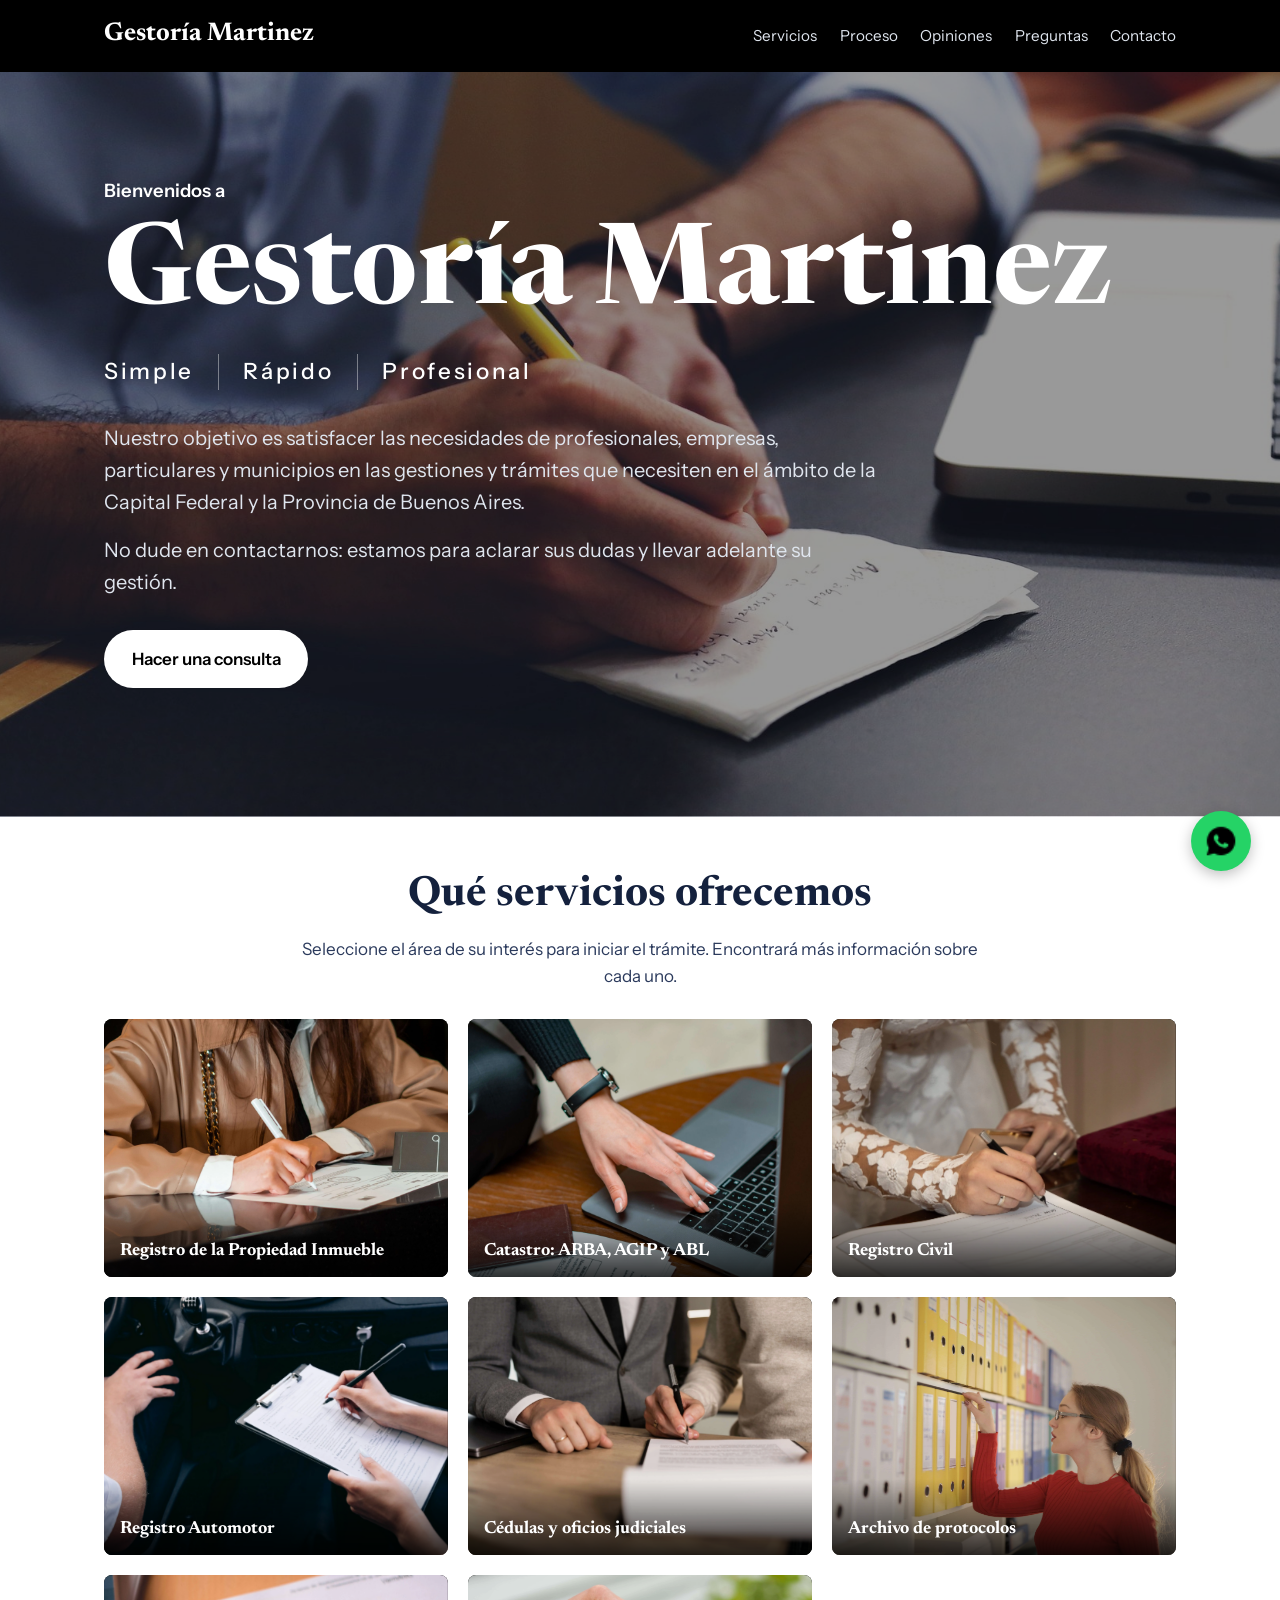
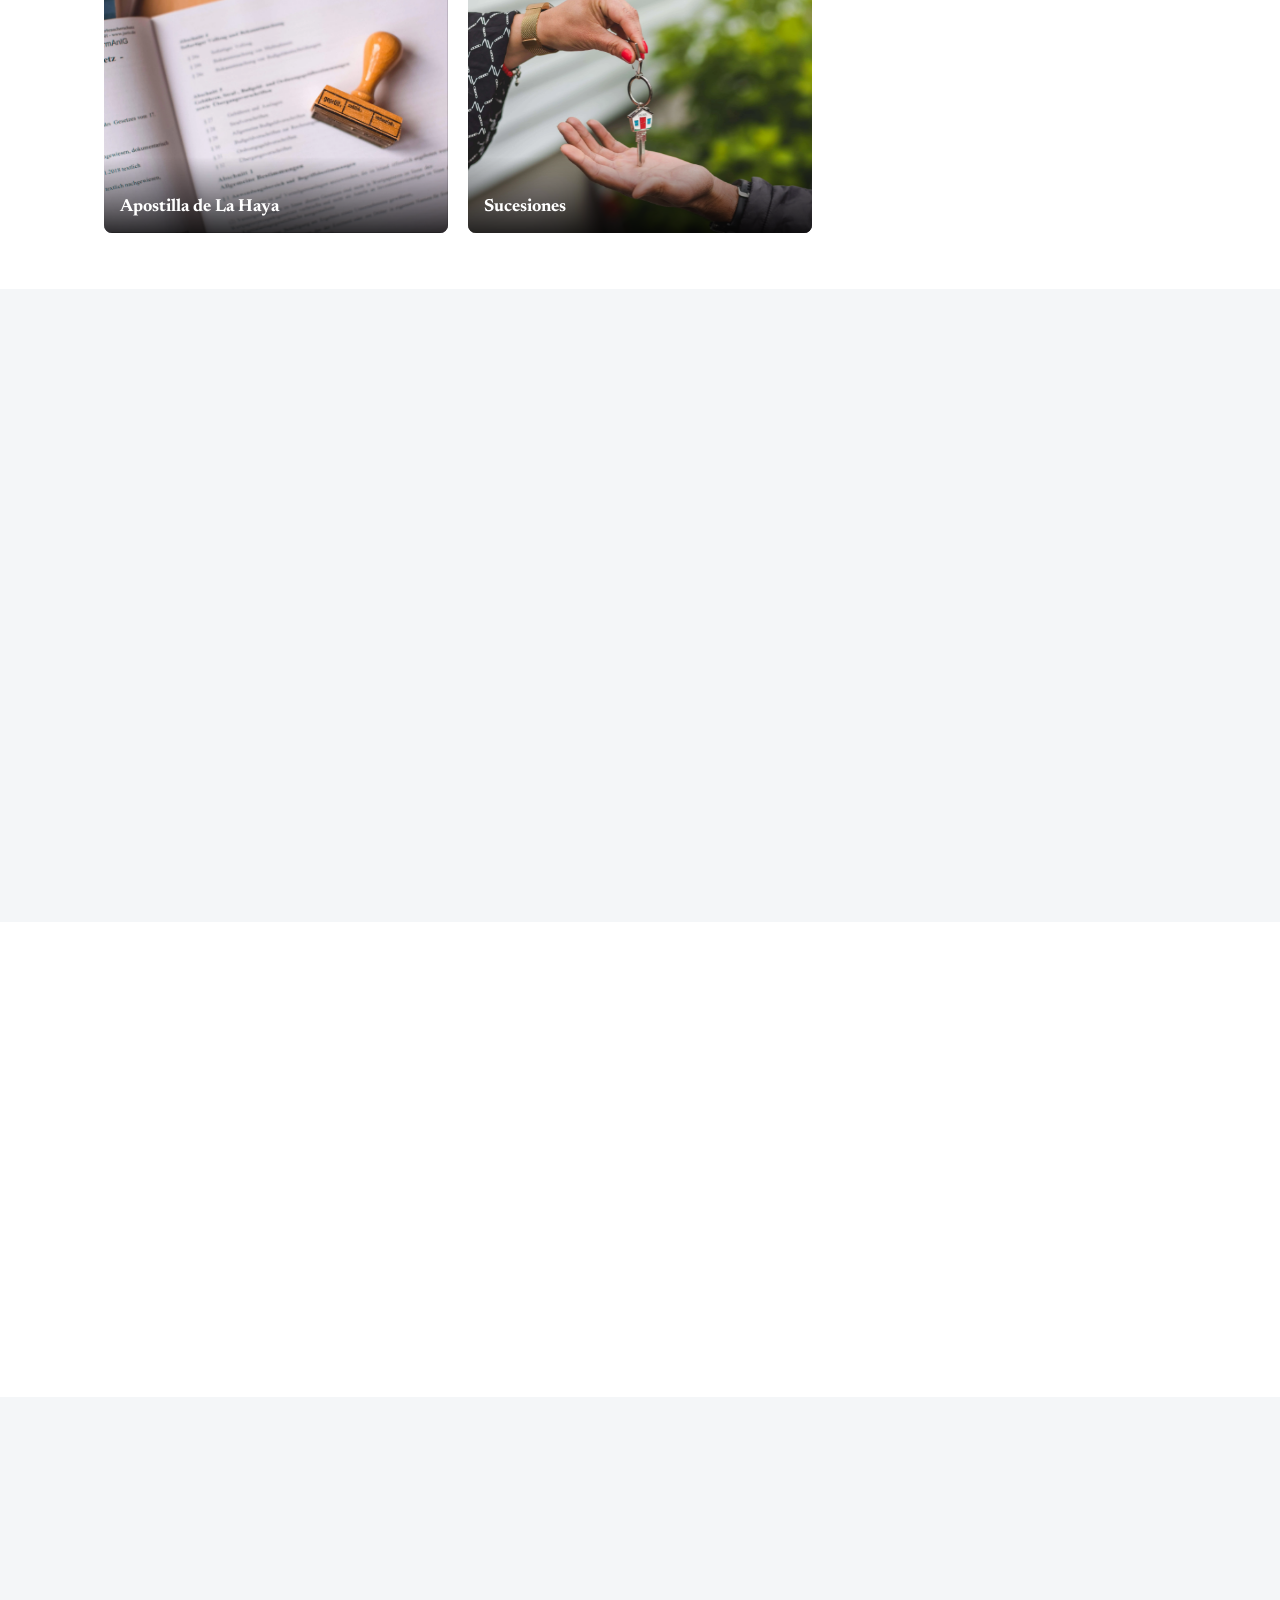
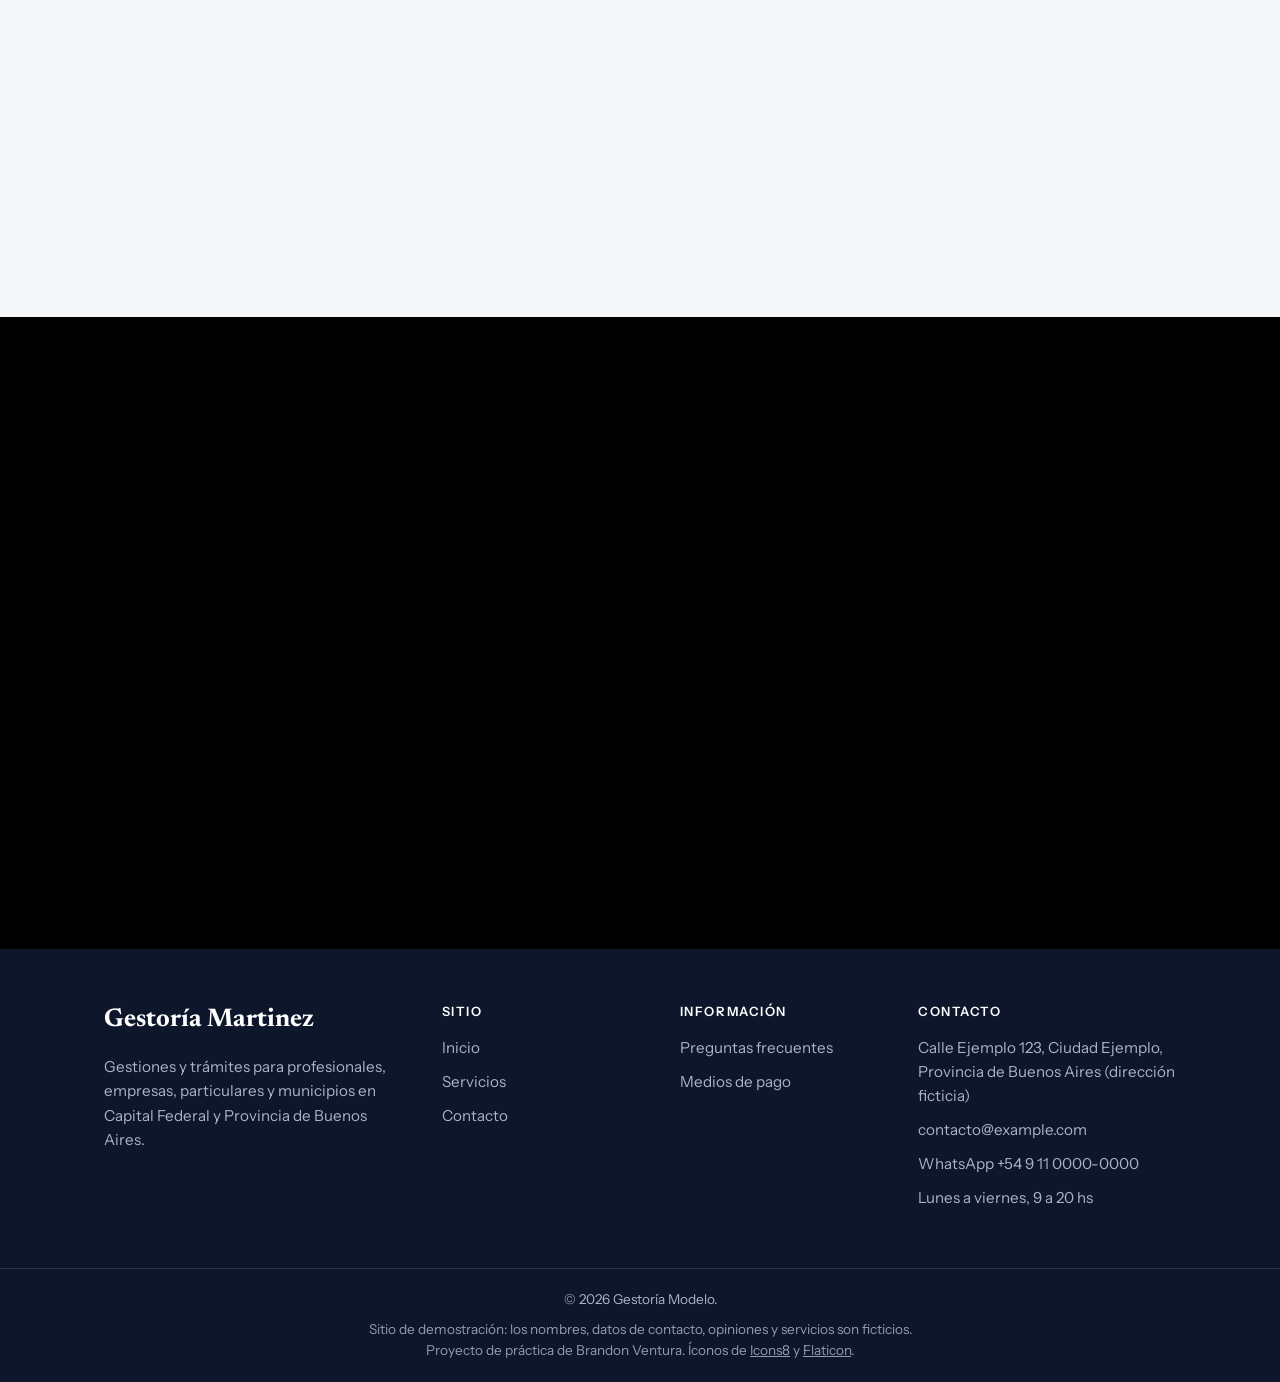
<file: index.html>
<!DOCTYPE html>
<html lang="es">
<head>
  <meta charset="UTF-8">
  <meta name="viewport" content="width=device-width, initial-scale=1">
  <title>Gestoría Martinez | Gestiones y trámites en CABA y Provincia de Buenos Aires</title>
  <meta name="description" content="Gestiones y trámites para profesionales, empresas, particulares y municipios en Capital Federal y Provincia de Buenos Aires.">

  <!-- Tipografías -->
  <link rel="preconnect" href="https://fonts.googleapis.com">
  <link rel="preconnect" href="https://fonts.gstatic.com" crossorigin>
  <link href="https://fonts.googleapis.com/css2?family=Newsreader:opsz,wght@6..72,500;6..72,700&family=Instrument+Sans:wght@400;500;600&display=swap" rel="stylesheet">

  <!-- Hoja de estilos -->
  <link rel="stylesheet" href="style.css">
</head>
<body>

  <!-- ============ ENCABEZADO / NAVEGACIÓN ============ -->
  <header class="encabezado" id="inicio-encabezado">
    <div class="contenedor encabezado__interior">
      <a class="logotipo" href="index.html#inicio">Gestoría <span class="logotipo__acento">Martinez</span></a>

      <button class="boton-menu" id="boton-menu" aria-expanded="false" aria-controls="menu-principal" aria-label="Abrir menú">
        <span class="boton-menu__linea"></span>
        <span class="boton-menu__linea"></span>
        <span class="boton-menu__linea"></span>
      </button>

      <nav class="menu-principal" id="menu-principal" aria-label="Principal">
        <a class="menu-principal__enlace" href="#menu-servicios">Servicios</a>
        <a class="menu-principal__enlace" href="#como-trabajamos">Proceso</a>
        <a class="menu-principal__enlace" href="#opiniones">Opiniones</a>
        <a class="menu-principal__enlace" href="preguntas.html">Preguntas</a>
        <a class="menu-principal__enlace menu-principal__enlace--destacado" href="consulta.html">Contacto</a>
      </nav>
    </div>
  </header>

  <!-- Capa borrosa que se muestra detrás del menú móvil -->
  <div class="menu-fondo" id="menu-fondo"></div>

  <main>

    <!-- ============ PORTADA ============ -->
    <section class="portada" id="inicio">
      <!-- Imagen de fondo de la portada -->
      <img class="portada__imagen" src="Img/Img-FondoInicio/Fondo-Inicio(1).jpg" alt="">

      <div class="contenedor portada__interior">
        <p class="portada__precede">Bienvenidos a</p>
        <h1 class="portada__titulo">Gestoría Martinez</h1>

        <!-- Lema de la portada -->
        <ul class="portada__lema">
          <li class="portada__lema-item">Simple</li>
          <li class="portada__lema-item">Rápido</li>
          <li class="portada__lema-item">Profesional</li>
        </ul>

        <p class="portada__texto">
          Nuestro objetivo es satisfacer las necesidades de profesionales, empresas,
          particulares y municipios en las gestiones y trámites que necesiten en el
          ámbito de la Capital Federal y la Provincia de Buenos Aires.
        </p>
        <p class="portada__texto">
          No dude en contactarnos: estamos para aclarar sus dudas y llevar adelante su gestión.
        </p>
        <div class="portada__acciones">
          <a class="boton boton--principal" href="consulta.html">Hacer una consulta</a>
        </div>
      </div>
    </section>

    <!-- ============ SERVICIOS ============ -->
    <section class="servicios" id="menu-servicios">
      <div class="contenedor">
        <h2 class="seccion__titulo">Qué servicios ofrecemos</h2>
        <p class="seccion__introduccion">Seleccione el área de su interés para iniciar el trámite. Encontrará más información sobre cada uno.</p>

        <div class="servicios__cuadricula">

          <!-- Registro de la Propiedad Inmueble -->
          <article class="servicio">
            <button class="servicio__boton" type="button">
              <img class="servicio__imagen" src="Img/Imag-Menu-Servicios/registro-de-inmueble.webp" alt="">
              <span class="servicio__nombre">Registro de la Propiedad Inmueble</span>
            </button>
            <div class="servicio__detalle" hidden>
              <h3 class="servicio__titulo">Registro de la Propiedad Inmueble</h3>
              <p class="servicio__texto">Dominio, inhibición, frecuencia, índice de titularidad, búsqueda de matrícula, inscripción de declaratoria, embargos y más.</p>
              <a class="enlace-accion" href="consulta.html">Ver mas</a>
            </div>
          </article>

          <!-- Catastro -->
          <article class="servicio">
            <button class="servicio__boton" type="button">
              <img class="servicio__imagen" src="Img/Imag-Menu-Servicios/catastro-ARBA.webp" alt="">
              <span class="servicio__nombre">Catastro: ARBA, AGIP y ABL</span>
            </button>
            <div class="servicio__detalle" hidden>
              <h3 class="servicio__titulo">Catastro: ARBA, AGIP y ABL</h3>
              <p class="servicio__texto">Plancheta, cédula parcelaria, copia de pantalla, copia de planos, mensura, valuación fiscal, partida ARBA y ABL, certificado catastral y más.</p>
              <a class="enlace-accion" href="consulta.html">Ver más</a>
            </div>
          </article>

          <!-- Registro Civil -->
          <article class="servicio">
            <button class="servicio__boton" type="button">
              <img class="servicio__imagen" src="Img/Imag-Menu-Servicios/registro-civil.webp" alt="">
              <span class="servicio__nombre">Registro Civil</span>
            </button>
            <div class="servicio__detalle" hidden>
              <h3 class="servicio__titulo">Registro Civil</h3>
              <p class="servicio__texto">Copia de actas y partidas (nacimiento, defunción, matrimonio), apostilla de La Haya, inscripción de divorcio, anotaciones marginales y más.</p>
              <a class="enlace-accion" href="consulta.html">Ver más</a>
            </div>
          </article>

          <!-- Registro Automotor -->
          <article class="servicio">
            <button class="servicio__boton" type="button">
              <img class="servicio__imagen" src="Img/Imag-Menu-Servicios/registro-automotor.webp" alt="">
              <span class="servicio__nombre">Registro Automotor</span>
            </button>
            <div class="servicio__detalle" hidden>
              <h3 class="servicio__titulo">Registro Automotor</h3>
              <p class="servicio__texto">Informes de dominio, inhibición, histórico, nominal (índice de titularidad), embargos y más.</p>
              <a class="enlace-accion" href="consulta.html">Ver más</a>
            </div>
          </article>

          <!-- Cédulas y oficios judiciales -->
          <article class="servicio">
            <button class="servicio__boton" type="button">
              <img class="servicio__imagen" src="Img/Imag-Menu-Servicios/cedulas-oficios-judicioales.webp" alt="">
              <span class="servicio__nombre">Cédulas y oficios judiciales</span>
            </button>
            <div class="servicio__detalle" hidden>
              <h3 class="servicio__titulo">Cédulas y oficios judiciales</h3>
              <p class="servicio__texto">Cédulas Ley 22.172 y oficios a distintas entidades: oficinas públicas, empresas privadas y más.</p>
              <a class="enlace-accion" href="consulta.html">Ver más</a>
            </div>
          </article>

          <!-- Archivo de protocolos -->
          <article class="servicio">
            <button class="servicio__boton" type="button">
              <img class="servicio__imagen" src="Img/Imag-Menu-Servicios/archivos-de-protocolos.webp" alt="">
              <span class="servicio__nombre">Archivo de protocolos</span>
            </button>
            <div class="servicio__detalle" hidden>
              <h3 class="servicio__titulo">Archivo de protocolos</h3>
              <p class="servicio__texto">Copias de escrituras y reglamentos, y segundo testimonio.</p>
              <a class="enlace-accion" href="consulta.html">Ver más</a>
            </div>
          </article>

          <!-- Apostilla de La Haya -->
          <article class="servicio">
            <button class="servicio__boton" type="button">
              <img class="servicio__imagen" src="Img/Imag-Menu-Servicios/apostilla-de-la-haya.webp" alt="">
              <span class="servicio__nombre">Apostilla de La Haya</span>
            </button>
            <div class="servicio__detalle" hidden>
              <h3 class="servicio__titulo">Apostilla de La Haya</h3>
              <p class="servicio__texto">Apostilla de documentos (Ministerio de Relaciones Exteriores) y legalización (Ministerio del Interior).</p>
              <a class="enlace-accion" href="consulta.html">Ver más</a>
            </div>
          </article>

          <!-- Sucesiones -->
          <article class="servicio">
            <button class="servicio__boton" type="button">
              <img class="servicio__imagen" src="Img/Imag-Menu-Servicios/sucesiones(1).webp" alt="">
              <span class="servicio__nombre">Sucesiones</span>
            </button>
            <div class="servicio__detalle" hidden>
              <h3 class="servicio__titulo">Sucesiones</h3>
              <p class="servicio__texto">Tramitación de sucesiones en Capital Federal y Provincia de Buenos Aires.</p>
              <a class="enlace-accion" href="consulta.html">Ver más</a>
            </div>
          </article>

        </div>
      </div>
    </section>

    <!-- ============ POR QUÉ ELEGIRNOS ============ -->
    <section class="ventajas" id="por-que-elegirnos">
      <div class="contenedor ventajas__cuadricula">

        <!-- Columna izquierda: imagen -->
        <div class="ventajas__imagen">
          <img src="Img/Img-Porque-Elegirnos/Img-Porque-elegirnos.jpg" alt="" loading="lazy">
        </div>

        <!-- Columna derecha: información -->
        <div class="ventajas__contenido">
          <h2 class="seccion__titulo">Por qué elegirnos</h2>
          <p class="seccion__introduccion">Gestionamos sus trámites en Capital Federal y Provincia de Buenos Aires, de forma simple, rápida y profesional.</p>

          <ul class="ventajas__lista">

            <li class="ventaja">
              <span class="ventaja__icono"><img src="Img/Img-Porque-Elegirnos/Icono-Tiempo.png" alt=""></span>
              <div>
                <h3 class="ventaja__titulo">Rápido y sin vueltas</h3>
                <p class="ventaja__texto">Gestionamos su trámite con agilidad, para que usted no pierda tiempo.</p>
              </div>
            </li>

            <li class="ventaja">
              <span class="ventaja__icono"><img src="Img/Img-Porque-Elegirnos/Icono-Atencion.png" alt=""></span>
              <div>
                <h3 class="ventaja__titulo">Atención cercana</h3>
                <p class="ventaja__texto">Lo acompañamos durante todo el proceso y respondemos sus dudas.</p>
              </div>
            </li>

            <li class="ventaja">
              <span class="ventaja__icono"><img src="Img/Img-Porque-Elegirnos/Icono-Profecionalismo.png" alt=""></span>
              <div>
                <h3 class="ventaja__titulo">Profesionalismo</h3>
                <p class="ventaja__texto">Cada trámite se gestiona con dedicación y seguimiento de principio a fin.</p>
              </div>
            </li>

            <li class="ventaja">
              <span class="ventaja__icono"><img src="Img/Img-Porque-Elegirnos/Icono-Monetizacion.png" alt=""></span>
              <div>
                <h3 class="ventaja__titulo">Claridad en precios</h3>
                <p class="ventaja__texto">Presupuesto claro antes de empezar y trato sincero desde la primera consulta.</p>
              </div>
            </li>

          </ul>
        </div>

      </div>
    </section>

    <!-- ============ OPINIONES DE CLIENTES ============ -->
    <section class="opiniones" id="opiniones">
      <div class="contenedor">
        <h2 class="seccion__titulo">Lo que dicen nuestros clientes</h2>
        <p class="seccion__introduccion">Opiniones de ejemplo, escritas para esta demostración. No corresponden a clientes reales.</p>

        <div class="carrusel">

          <div class="opiniones__lista" id="opiniones-lista" tabindex="0" aria-label="Opiniones de clientes">

            <figure class="opinion">
              <blockquote class="opinion__texto">“Me explicaron cada paso y tuve mi trámite listo antes de lo previsto.”</blockquote>
              <figcaption class="opinion__autor">Laura S.<span class="opinion__origen">⭐⭐⭐⭐⭐</span></figcaption>
            </figure>

            <figure class="opinion">
              <blockquote class="opinion__texto">“Hicimos la transferencia del auto sin vueltas. Atención clara y amable.”</blockquote>
              <figcaption class="opinion__autor">Diego R.<span class="opinion__origen">⭐⭐⭐⭐⭐</span></figcaption>
            </figure>

            <figure class="opinion">
              <blockquote class="opinion__texto">“Pedí un presupuesto por WhatsApp y me respondieron el mismo día.”</blockquote>
              <figcaption class="opinion__autor">Natalia P.<span class="opinion__origen">⭐⭐⭐⭐⭐</span></figcaption>
            </figure>

            <figure class="opinion">
              <blockquote class="opinion__texto">“Muy ordenados con la documentación. Me avisaron en cada etapa.”</blockquote>
              <figcaption class="opinion__autor">Gustavo F.<span class="opinion__origen">⭐⭐⭐⭐⭐</span></figcaption>
            </figure>

            <figure class="opinion">
              <blockquote class="opinion__texto">“Era mi primera sucesión y me sentí acompañado todo el tiempo.”</blockquote>
              <figcaption class="opinion__autor">Silvia T.<span class="opinion__origen">⭐⭐⭐⭐⭐</span></figcaption>
            </figure>

            <figure class="opinion">
              <blockquote class="opinion__texto">“Precios claros desde el principio, sin sorpresas.”</blockquote>
              <figcaption class="opinion__autor">Hernán B.<span class="opinion__origen">⭐⭐⭐⭐⭐</span></figcaption>
            </figure>

          </div>

          <div class="carrusel__controles">
            <button class="carrusel__flecha carrusel__flecha--anterior" type="button" aria-label="Opinión anterior">&#8249;</button>
            <button class="carrusel__flecha carrusel__flecha--siguiente" type="button" aria-label="Opinión siguiente">&#8250;</button>
          </div>

        </div>
      </div>
    </section>

    <!-- ============ CÓMO TRABAJAMOS ============ -->
<section class="proceso" id="como-trabajamos">
  <div class="contenedor">
    <h2 class="seccion__titulo">Cómo trabajamos</h2>
    <p class="seccion__introduccion">Conozca el proceso paso a paso. Toque cada etapa para ver en qué consiste.</p>

    <div class="proceso__pasos">

      <!-- Barra de carga -->
      <div class="proceso__pista" aria-hidden="true">
        <div class="proceso__relleno" id="proceso-relleno"></div>
      </div>

      <div class="proceso__lista" role="tablist" aria-label="Etapas del proceso">

        <button class="proceso__paso" type="button" role="tab" id="paso-proceso-1" aria-controls="proceso-panel"
                data-titulo="Consulta"
                data-texto="Usted nos cuenta qué trámite necesita. Respondemos sus dudas y le indicamos cómo avanzar.">
          <span class="proceso__circulo"><img src="Img/Imag-Proceso-tramites/icons8-mensaje-de-telefono-50.png" alt=""></span>
          <span class="proceso__nombre">Consulta</span>
        </button>

        <button class="proceso__paso" type="button" role="tab" id="paso-proceso-2" aria-controls="proceso-panel"
                data-titulo="Presupuesto"
                data-texto="Le informamos el costo y los plazos estimados antes de empezar, para que sepa de antemano a qué atenerse.">
          <span class="proceso__circulo"><img src="Img/Imag-Proceso-tramites/icons8-presupuesto-50.png" alt=""></span>
          <span class="proceso__nombre">Presupuesto</span>
        </button>

        <button class="proceso__paso" type="button" role="tab" id="paso-proceso-3" aria-controls="proceso-panel"
                data-titulo="Documentación"
                data-texto="Le indicamos qué documentación se necesita y la revisamos juntos antes de iniciar el trámite.">
          <span class="proceso__circulo"><img src="Img/Imag-Proceso-tramites/icons8-firmar-un-documento-50.png" alt=""></span>
          <span class="proceso__nombre">Documentación</span>
        </button>

        <button class="proceso__paso" type="button" role="tab" id="paso-proceso-4" aria-controls="proceso-panel"
                data-titulo="Gestión"
                data-texto="Realizamos el trámite ante el organismo correspondiente y le mantenemos al tanto del avance.">
          <span class="proceso__circulo"><img src="Img/Imag-Proceso-tramites/icons8-administracion-50.png" alt=""></span>
          <span class="proceso__nombre">Gestión</span>
        </button>

        <button class="proceso__paso" type="button" role="tab" id="paso-proceso-5" aria-controls="proceso-panel"
                data-titulo="Entrega"
                data-texto="Le entregamos el resultado del trámite y quedamos a disposición ante cualquier consulta.">
          <span class="proceso__circulo"><img src="Img/Imag-Proceso-tramites/icons8-entrega-puerta-a-puerta-50.png" alt=""></span>
          <span class="proceso__nombre">Entrega</span>
        </button>

      </div>
    </div>

    <!-- Detalle de la etapa elegida -->
    <div class="proceso__panel" id="proceso-panel" role="tabpanel" aria-live="polite">
      <h3 class="proceso__panel-titulo" id="proceso-panel-titulo"></h3>
      <p class="proceso__panel-texto" id="proceso-panel-texto"></p>
    </div>
  </div>
</section>

    <!-- ============ UBICACIÓN / CÓMO ENCONTRARNOS ============ -->
    <section class="ubicacion" id="contacto">
      <div class="contenedor">
        <h2 class="seccion__titulo seccion__titulo--claro">Cómo encontrarnos</h2>

        <div class="ubicacion__cuadricula">

          <!-- Columna izquierda: texto -->
          <div class="ubicacion__texto">
            <address class="ubicacion__direccion">
              Calle Ejemplo 123 (dirección ficticia)<br>
              Ciudad Ejemplo, Provincia de Buenos Aires, Argentina
            </address>

            <p>La atención presencial es solo con turno previo.</p>

            <!-- Datos de contacto -->
            <ul class="ubicacion__datos">

              <!-- Horario de atención -->
              <li class="ubicacion__dato">
                <img class="ubicacion__icono" src="Img/Img-redes-fother/icons8-globo-de-zona-horaria-50.png" alt="">
                <span>Horario de atención: lunes a viernes de 9 a 20 hs</span>
              </li>

              <!-- Correo -->
              <li class="ubicacion__dato">
                <img class="ubicacion__icono" src="Img/Img-redes-fother/icons8-correo-24.png" alt="">
                <a class="ubicacion__enlace" id="correo-contacto" href="mailto:contacto@example.com">contacto@example.com</a>
              </li>

              <!-- WhatsApp -->
              <li class="ubicacion__dato">
                <img class="ubicacion__icono" src="Img/Img-redes-fother/icons8-whatsapp-24.png" alt="">
                <a class="ubicacion__enlace" href="https://wa.me/5491100000000" target="_blank" rel="noopener">+54 9 11 0000-0000</a>
              </li>
            </ul>
          </div>

          <!-- Columna derecha: mapa -->
          <div class="ubicacion__mapa">
            <div class="ubicacion__mapa-marco ubicacion__mapa-marco--demo" role="img" aria-label="Mapa de ejemplo, no disponible en la versión de demostración">
              <p>Mapa de ejemplo<br><small>La dirección de este sitio es ficticia.</small></p>
            </div>
          </div>

        </div>
      </div>
    </section>

  </main>

  <!-- ============ PIE DE PÁGINA ============ -->
  <footer class="pie">
    <div class="contenedor pie__cuadricula">

      <div class="pie__marca">
        <a class="logotipo" href="#inicio">Gestoría Martinez</a>
        <p>Gestiones y trámites para profesionales, empresas, particulares y municipios en Capital Federal y Provincia de Buenos Aires.</p>
      </div>

      <nav class="pie__columna" aria-label="Secciones del sitio">
        <h3 class="pie__titulo">Sitio</h3>
        <ul class="pie__lista">
          <li><a href="#inicio">Inicio</a></li>
          <li><a href="#menu-servicios">Servicios</a></li>
          <li><a href="#contacto">Contacto</a></li>
        </ul>
      </nav>

      <nav class="pie__columna" aria-label="Información útil">
        <h3 class="pie__titulo">Información</h3>
        <ul class="pie__lista">
          <li><a href="preguntas.html">Preguntas frecuentes</a></li>
          <li><a href="preguntas.html#pagos">Medios de pago</a></li>
        </ul>
      </nav>

      <div class="pie__columna">
        <h3 class="pie__titulo">Contacto</h3>
        <ul class="pie__lista">
          <li>Calle Ejemplo 123, Ciudad Ejemplo, Provincia de Buenos Aires (dirección ficticia)</li>
          <li><a href="mailto:contacto@example.com">contacto@example.com</a></li>
          <li><a href="https://wa.me/5491100000000" target="_blank" rel="noopener">WhatsApp +54 9 11 0000-0000</a></li>
          <li>Lunes a viernes, 9 a 20 hs</li>
        </ul>
      </div>

    </div>

    <div class="pie__base">
      <p>© <span id="anio-actual">2026</span> Gestoría Modelo.</p>
      <p class="aviso-demo">Sitio de demostración: los nombres, datos de contacto, opiniones y servicios son ficticios. Proyecto de práctica de Brandon Ventura. Íconos de <a href="https://icons8.com" target="_blank" rel="noopener">Icons8</a> y <a href="https://www.flaticon.com" target="_blank" rel="noopener">Flaticon</a>.</p>
    </div>
  </footer>

  <a class="boton-whatsapp" href="https://wa.me/5491100000000?text=Hola,%20quisiera%20hacer%20una%20consulta" target="_blank" rel="noopener noreferrer" aria-label="Contactar por WhatsApp">
      <img class="boton-whatsapp__icono" src="Img/Img-redes-fother/icons8-whatsapp-24.png" alt="WhatsApp" decoding="async">
  </a>

  <!-- Fondo borroso y ventana con el detalle de cada servicio -->
  <div class="servicio-fondo" id="servicio-fondo"></div>

  <dialog class="servicio-modal" id="servicio-modal">
    <button class="servicio-modal__cerrar" type="button" aria-label="Cerrar">&times;</button>
    <img class="servicio-modal__imagen" id="servicio-modal-imagen" alt="">
    <div class="servicio-modal__contenido" id="servicio-modal-contenido"></div>
  </dialog>

  <!-- Scripts -->
  <script src="principal.js"></script>
</body>
</html>
</file>
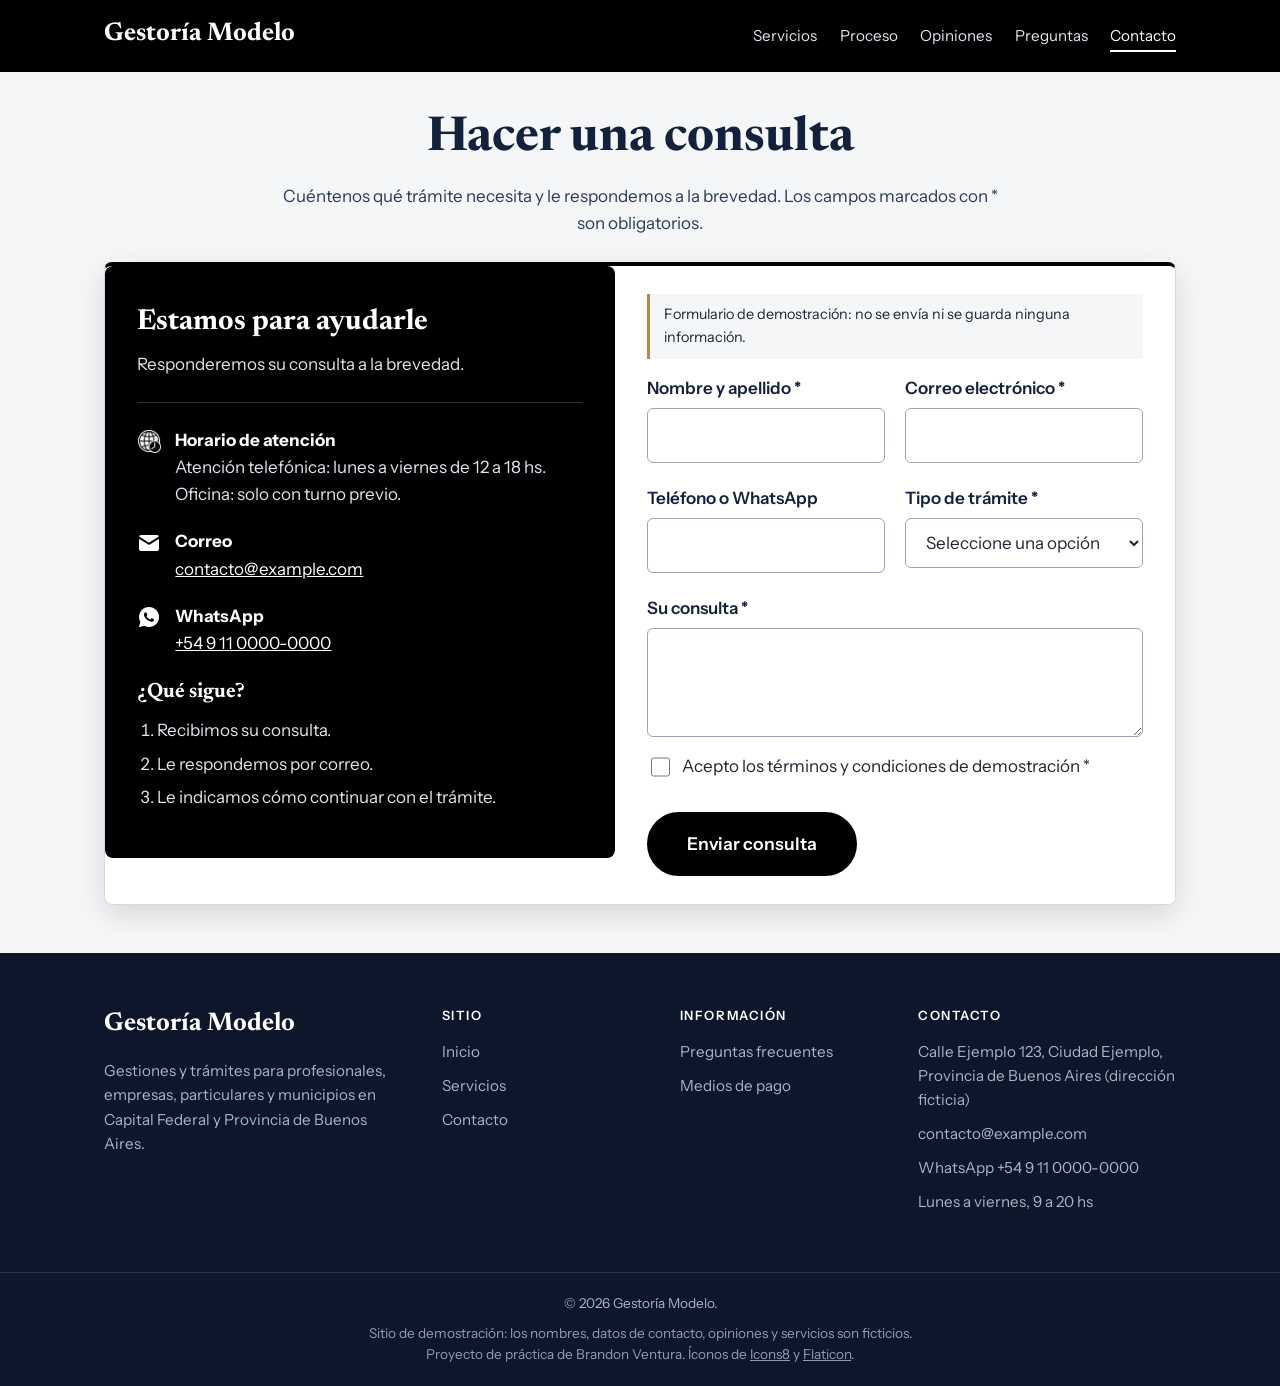
<file: consulta.html>
<!DOCTYPE html>
<html lang="es">
<head>
  <meta charset="UTF-8">
  <meta name="viewport" content="width=device-width, initial-scale=1">
  <title>Hacer una consulta | GestoríaUno</title>
  <meta name="description" content="Envíenos su consulta y le respondemos a la brevedad.">

  <!-- Tipografías -->
  <link rel="preconnect" href="https://fonts.googleapis.com">
  <link rel="preconnect" href="https://fonts.gstatic.com" crossorigin>
  <link href="https://fonts.googleapis.com/css2?family=Newsreader:opsz,wght@6..72,500;6..72,700&family=Instrument+Sans:wght@400;500;600&display=swap" rel="stylesheet">

  <!-- Hojas de estilo: las generales y las del formulario -->
  <link rel="stylesheet" href="style.css">
  <link rel="stylesheet" href="consulta.css">
</head>
<body>

  <!-- ============ ENCABEZADO / NAVEGACIÓN ============ -->
  <!-- Los enlaces apuntan a index.html porque las secciones están en la página principal -->
  <header class="encabezado" id="inicio-encabezado">
    <div class="contenedor encabezado__interior">
      <a class="logotipo" href="index.html">Gestoría <span class="logotipo__acento">Modelo</span></a>

      <button class="boton-menu" id="boton-menu" aria-expanded="false" aria-controls="menu-principal" aria-label="Abrir menú">
        <span class="boton-menu__linea"></span>
        <span class="boton-menu__linea"></span>
        <span class="boton-menu__linea"></span>
      </button>

      <nav class="menu-principal" id="menu-principal" aria-label="Principal">
        <a class="menu-principal__enlace" href="Index.html#menu-servicios">Servicios</a>
        <a class="menu-principal__enlace" href="Index.html#como-trabajamos">Proceso</a>
        <a class="menu-principal__enlace" href="Index.html#opiniones">Opiniones</a>
        <a class="menu-principal__enlace" href="preguntas.html">Preguntas</a>
        <a class="menu-principal__enlace menu-principal__enlace--destacado menu-principal__enlace--activo" href="consulta.html" aria-current="page">Contacto</a>
      </nav>
    </div>
  </header>

  <!-- Capa borrosa que se muestra detrás del menú móvil -->
  <div class="menu-fondo" id="menu-fondo"></div>

  <main>

    <!-- ============ FORMULARIO DE CONSULTA ============ -->
    <section class="consulta" id="consulta">
      <div class="contenedor consulta__interior">

        <h1 class="consulta__titulo">Hacer una consulta</h1>
        <p class="consulta__introduccion">
          Cuéntenos qué trámite necesita y le respondemos a la brevedad.
          Los campos marcados con * son obligatorios.
        </p>

        <!-- Contenedor de dos columnas: imagen + formulario -->
        <div class="consulta__cuadricula">

          <!-- Columna 1: imagen -->
                     <!-- Columna 1: información de atención -->
          <aside class="consulta__info">
            <h2 class="consulta__info-titulo">Estamos para ayudarle</h2>
            <p>Responderemos su consulta a la brevedad.</p>

            <ul class="consulta__info-lista">

              <!-- Horario -->
              <li class="consulta__info-item">
                <img class="consulta__info-icono" src="Img/Img-redes-fother/icons8-globo-de-zona-horaria-50.png" alt="">
                <div>
                  <strong>Horario de atención</strong>
                  Atención telefónica: lunes a viernes de 12 a 18 hs.<br>
                  Oficina: solo con turno previo.
                </div>
              </li>

              <!-- Correo -->
              <li class="consulta__info-item">
                <img class="consulta__info-icono" src="Img/Img-redes-fother/icons8-correo-24.png" alt="">
                <div>
                  <strong>Correo</strong>
                  <a href="mailto:contacto@example.com">contacto@example.com</a>
                </div>
              </li>

              <!-- WhatsApp -->
              <li class="consulta__info-item">
                <img class="consulta__info-icono" src="Img/Img-redes-fother/icons8-whatsapp-24.png" alt="">
                <div>
                  <strong>WhatsApp</strong>
                  <a href="https://wa.me/5491100000000" target="_blank" rel="noopener">+54 9 11 0000-0000</a>
                </div>
              </li>

            </ul>

            <!-- Qué pasa después de enviar -->
            <h3 class="consulta__info-subtitulo">¿Qué sigue?</h3>
            <ol class="consulta__pasos">
              <li>Recibimos su consulta.</li>
              <li>Le respondemos por correo.</li>
              <li>Le indicamos cómo continuar con el trámite.</li>
            </ol>
          </aside>

          <!-- Columna 2: caja del formulario -->
          <div class="consulta__caja">

            <!-- Formulario -->
            <p class="consulta__demo">Formulario de demostración: no se envía ni se guarda ninguna información.</p>

            <form class="formulario" id="formulario-consulta" novalidate>

              <!-- Fila 1: nombre y correo -->
              <div class="formulario__fila">

                <!-- Nombre -->
                <div class="formulario__campo">
                  <label class="formulario__etiqueta" for="campo-nombre">Nombre y apellido *</label>
                  <input class="formulario__entrada" type="text" id="campo-nombre" name="nombre" autocomplete="name">
                  <p class="formulario__error" id="error-nombre" role="alert"></p>
                </div>

                <!-- Correo -->
                <div class="formulario__campo">
                  <label class="formulario__etiqueta" for="campo-correo">Correo electrónico *</label>
                  <input class="formulario__entrada" type="email" id="campo-correo" name="correo" autocomplete="email">
                  <p class="formulario__error" id="error-correo" role="alert"></p>
                </div>

              </div>

              <!-- Fila 2: teléfono y tipo de trámite -->
              <div class="formulario__fila">

                <!-- Teléfono (opcional) -->
                <div class="formulario__campo">
                  <label class="formulario__etiqueta" for="campo-telefono">Teléfono o WhatsApp </label>
                  <input class="formulario__entrada" type="tel" id="campo-telefono" name="telefono" autocomplete="tel">
                  <p class="formulario__error" id="error-telefono" role="alert"></p>
                </div>

                <!-- Tipo de trámite -->
                <div class="formulario__campo">
                  <label class="formulario__etiqueta" for="campo-tramite">Tipo de trámite *</label>
                  <select class="formulario__entrada" id="campo-tramite" name="tramite">
                    <option value="">Seleccione una opción</option>
                    <option>Registro de la Propiedad Inmueble</option>
                    <option>Catastro: ARBA, AGIP y ABL</option>
                    <option>Registro Civil</option>
                    <option>Registro Automotor</option>
                    <option>Cámara Nacional Electoral</option>
                    <option>Cédulas y oficios judiciales</option>
                    <option>Informes y reportes comerciales</option>
                    <option>Archivo de protocolos</option>
                    <option>Juicios universales</option>
                    <option>Apostilla de La Haya</option>
                    <option>Sucesiones</option>
                    <option>Crédito hipotecario / Procrear</option>
                    <option>Otro</option>
                  </select>
                  <p class="formulario__error" id="error-tramite" role="alert"></p>
                </div>

              </div>

              <!-- Mensaje -->
              <div class="formulario__campo">
                <label class="formulario__etiqueta" for="campo-mensaje">Su consulta *</label>
                <textarea class="formulario__entrada formulario__entrada--area" id="campo-mensaje" name="mensaje" rows="3"></textarea>
                <p class="formulario__error" id="error-mensaje" role="alert"></p>
              </div>

              <!-- Campo trampa contra robots: las personas no lo ven -->
              <div class="formulario__trampa" aria-hidden="true">
                <label for="campo-web">No completar este campo</label>
                <input type="text" id="campo-web" name="web" tabindex="-1" autocomplete="off">
              </div>

              <!-- Aceptación de términos -->
              <div class="formulario__campo formulario__campo--casilla">
                <input type="checkbox" id="campo-terminos" name="terminos">
                <label for="campo-terminos">
                  Acepto los términos y condiciones de demostración *
                </label>
                <p class="formulario__error" id="error-terminos" role="alert"></p>
              </div>

              <!-- Aviso general de envío -->
              <p class="formulario__aviso" id="aviso-envio" role="alert"></p>

              <button class="formulario__boton" type="submit" id="boton-enviar">Enviar consulta</button>
            </form>

            <!-- Mensaje de éxito (oculto hasta que se envía) -->
            <div class="consulta__exito" id="mensaje-exito" hidden>
              <h2 class="consulta__exito-titulo">¡Recibimos su consulta!</h2>
              <p>Le responderemos a la brevedad al correo que nos indicó. Ya puede cerrar esta pestaña.</p>
              <a class="formulario__boton formulario__boton--enlace" href="index.html">Volver al inicio</a>
            </div>

          </div><!-- cierra consulta__caja -->

        </div><!-- cierra consulta__cuadricula -->

      </div><!-- cierra contenedor consulta__interior -->
    </section>

  </main>

  <!-- ============ PIE DE PÁGINA ============ -->
  <footer class="pie">
    <div class="contenedor pie__cuadricula">

      <div class="pie__marca">
        <a class="logotipo" href="#inicio">Gestoría Modelo</a>
        <p>Gestiones y trámites para profesionales, empresas, particulares y municipios en Capital Federal y Provincia de Buenos Aires.</p>
      </div>

      <nav class="pie__columna" aria-label="Secciones del sitio">
        <h3 class="pie__titulo">Sitio</h3>
        <ul class="pie__lista">
          <li><a href="Index.html#inicio">Inicio</a></li>
          <li><a href="Index.html#menu-servicios">Servicios</a></li>
          <li><a href="consulta.html#consulta">Contacto</a></li>
        </ul>
      </nav>

      <nav class="pie__columna" aria-label="Información útil">
        <h3 class="pie__titulo">Información</h3>
        <ul class="pie__lista">
          <li><a href="preguntas.html">Preguntas frecuentes</a></li>
          <li><a href="preguntas.html#pagos">Medios de pago</a></li>
        </ul>
      </nav>

      <div class="pie__columna">
        <h3 class="pie__titulo">Contacto</h3>
        <ul class="pie__lista">
          <li>Calle Ejemplo 123, Ciudad Ejemplo, Provincia de Buenos Aires (dirección ficticia)</li>
          <li><a href="mailto:contacto@example.com">contacto@example.com</a></li>
          <li><a href="https://wa.me/5491100000000" target="_blank" rel="noopener">WhatsApp +54 9 11 0000-0000</a></li>
          <li>Lunes a viernes, 9 a 20 hs</li>
        </ul>
      </div>

    </div>

    <div class="pie__base">
      <p>© <span id="anio-actual">2026</span> Gestoría Modelo.</p>
      <p class="aviso-demo">Sitio de demostración: los nombres, datos de contacto, opiniones y servicios son ficticios. Proyecto de práctica de Brandon Ventura. Íconos de <a href="https://icons8.com" target="_blank" rel="noopener">Icons8</a> y <a href="https://www.flaticon.com" target="_blank" rel="noopener">Flaticon</a>.</p>
    </div>
  </footer>

  <!-- Fondo borroso y ventana con el detalle de cada servicio -->
  <div class="servicio-fondo" id="servicio-fondo"></div>

  <dialog class="servicio-modal" id="servicio-modal">
    <button class="servicio-modal__cerrar" type="button" aria-label="Cerrar">&times;</button>
    <img class="servicio-modal__imagen" id="servicio-modal-imagen" alt="">
    <div class="servicio-modal__contenido" id="servicio-modal-contenido"></div>
  </dialog>

  <!-- Scripts: los generales (menú, año) y los del formulario -->
  <script src="principal.js"></script>
  <script src="consulta.js"></script>
</body>
</html>
</file>
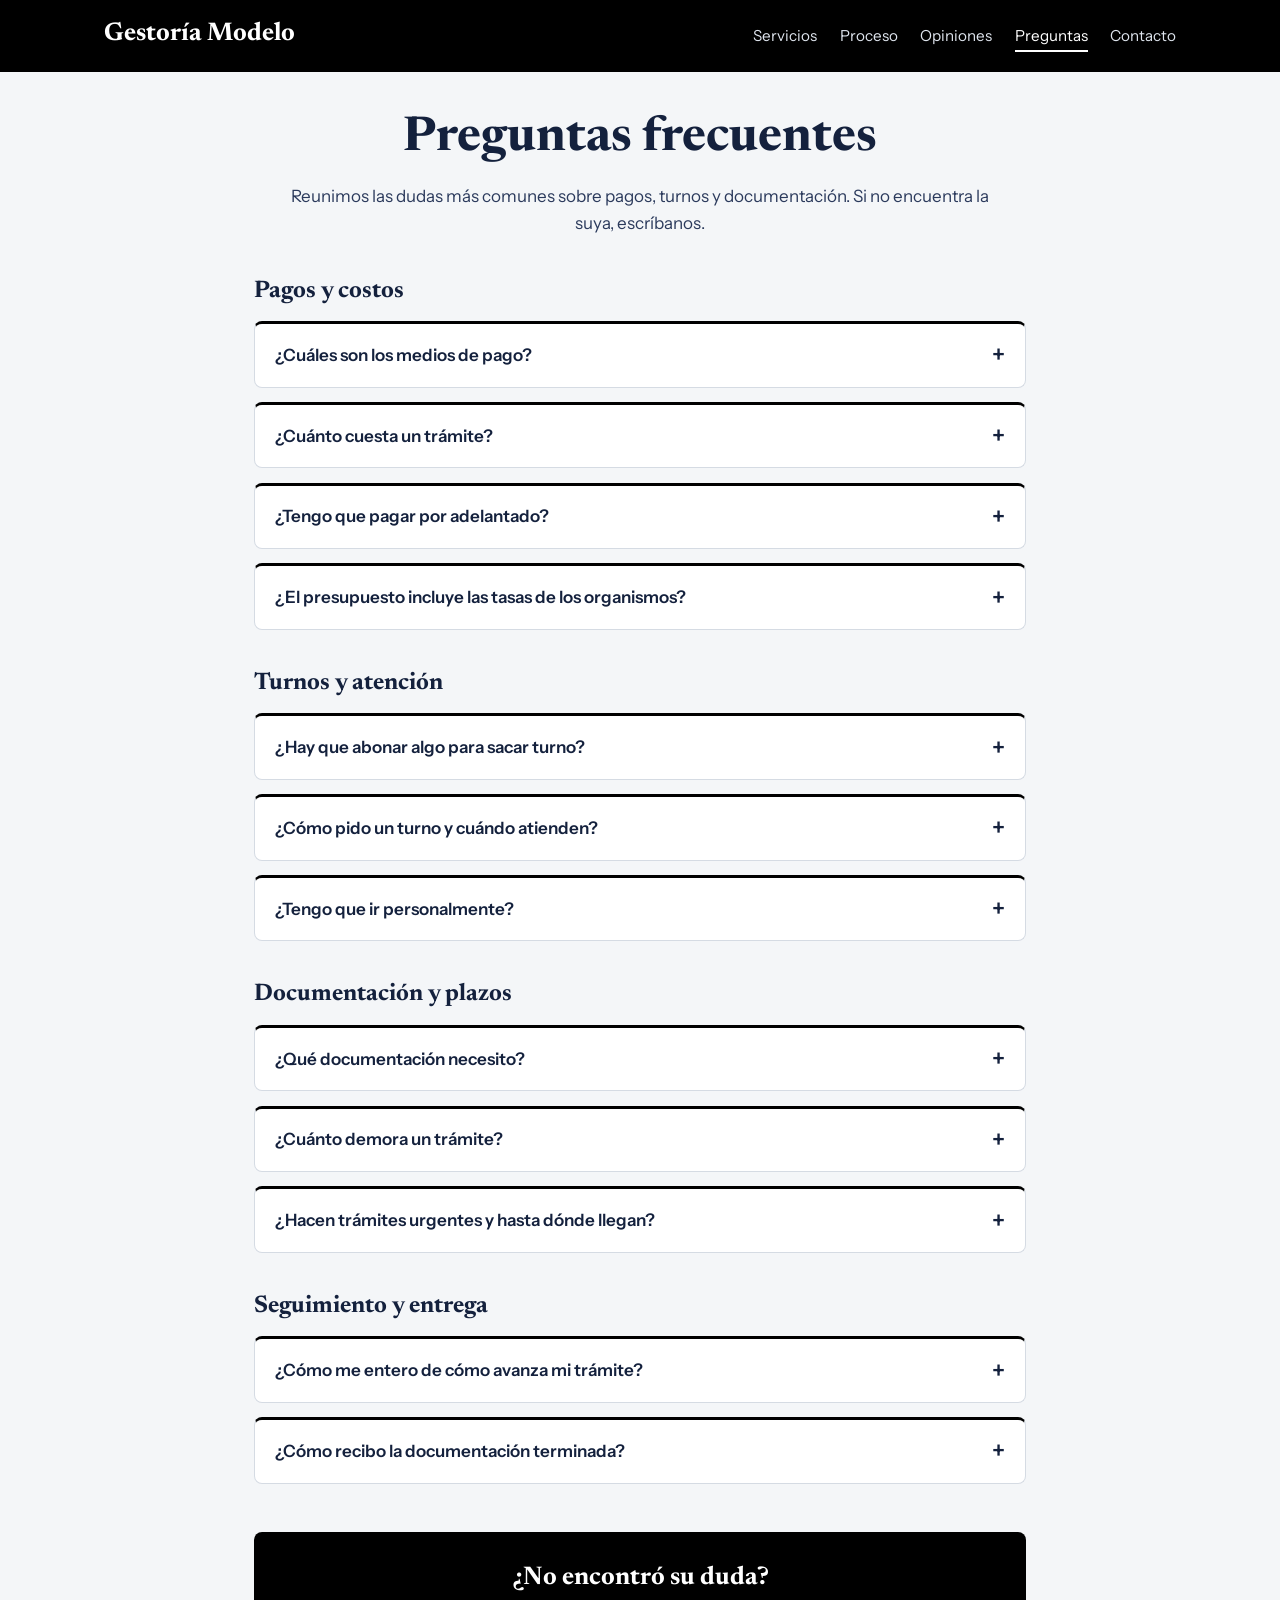
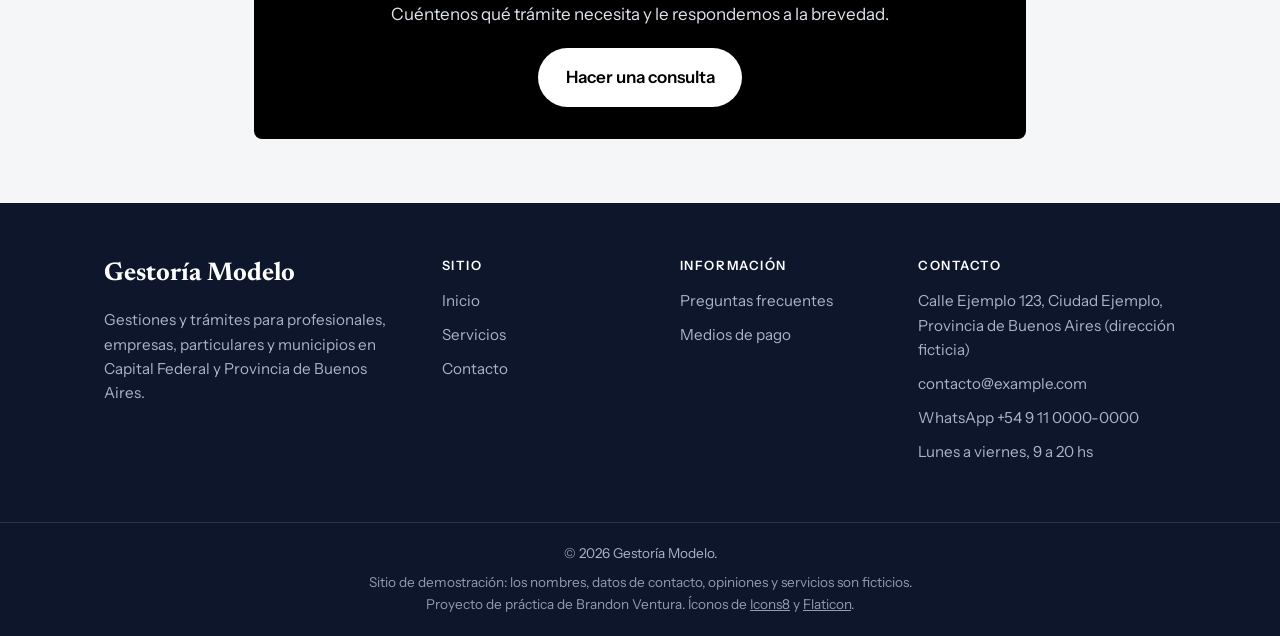
<file: preguntas.html>
<!DOCTYPE html>
<html lang="es">
<head>
  <meta charset="UTF-8">
  <meta name="viewport" content="width=device-width, initial-scale=1">
  <title>Preguntas frecuentes | Gestoría Modelo</title>
  <meta name="description" content="Medios de pago, turnos, documentación y plazos: respondemos las dudas más comunes sobre nuestros trámites.">

  <!-- Tipografías -->
  <link rel="preconnect" href="https://fonts.googleapis.com">
  <link rel="preconnect" href="https://fonts.gstatic.com" crossorigin>
  <link href="https://fonts.googleapis.com/css2?family=Newsreader:opsz,wght@6..72,500;6..72,700&family=Instrument+Sans:wght@400;500;600&display=swap" rel="stylesheet">

  <!-- Hojas de estilo: las generales y las de esta página -->
  <link rel="stylesheet" href="style.css">
  <link rel="stylesheet" href="preguntas.css">
</head>
<body>

  <!-- ============ ENCABEZADO / NAVEGACIÓN ============ -->
  <header class="encabezado" id="inicio-encabezado">
    <div class="contenedor encabezado__interior">
      <a class="logotipo" href="index.html">Gestoría <span class="logotipo__acento">Modelo</span></a>

      <button class="boton-menu" id="boton-menu" aria-expanded="false" aria-controls="menu-principal" aria-label="Abrir menú">
        <span class="boton-menu__linea"></span>
        <span class="boton-menu__linea"></span>
        <span class="boton-menu__linea"></span>
      </button>

      <nav class="menu-principal" id="menu-principal" aria-label="Principal">
        <a class="menu-principal__enlace" href="Index.html#menu-servicios">Servicios</a>
        <a class="menu-principal__enlace" href="Index.html#como-trabajamos">Proceso</a>
        <a class="menu-principal__enlace" href="Index.html#opiniones">Opiniones</a>
        <a class="menu-principal__enlace menu-principal__enlace--activo" href="preguntas.html" aria-current="page">Preguntas</a>
        <a class="menu-principal__enlace menu-principal__enlace--destacado" href="consulta.html">Contacto</a>
      </nav>
    </div>
  </header>

  <!-- Capa borrosa que se muestra detrás del menú móvil -->
  <div class="menu-fondo" id="menu-fondo"></div>

  <main>

    <!-- ============ PREGUNTAS FRECUENTES ============ -->
    <!-- BOCETO: las respuestas son texto de ejemplo.
         Confirmar con la gestoría medios de pago, adelantos, plazos y zonas antes de publicar. -->
    <section class="preguntas">
      <div class="contenedor preguntas__interior">

        <h1 class="preguntas__titulo">Preguntas frecuentes</h1>
        <p class="preguntas__introduccion">
          Reunimos las dudas más comunes sobre pagos, turnos y documentación.
          Si no encuentra la suya, escríbanos.
        </p>

        <!-- ---- Pagos ---- -->
        <div class="preguntas__grupo" id="pagos">
          <h2 class="preguntas__grupo-titulo">Pagos y costos</h2>
          <div class="preguntas__lista">

            <details class="pregunta">
              <summary class="pregunta__resumen">¿Cuáles son los medios de pago?</summary>
              <div class="pregunta__respuesta">
                <p>Aceptamos transferencia bancaria y efectivo en la atención presencial. Al aceptar el presupuesto le enviamos los datos para abonar.</p>
              </div>
            </details>

            <details class="pregunta">
              <summary class="pregunta__resumen">¿Cuánto cuesta un trámite?</summary>
              <div class="pregunta__respuesta">
                <p>Depende del tipo de trámite, del organismo y del plazo. Le pasamos un presupuesto claro antes de empezar y sin compromiso.</p>
              </div>
            </details>

            <details class="pregunta">
              <summary class="pregunta__resumen">¿Tengo que pagar por adelantado?</summary>
              <div class="pregunta__respuesta">
                <p>Las tasas y aranceles de los organismos suelen abonarse al iniciar el trámite, por eso se solicita un adelanto. Le informamos el monto exacto antes de comenzar.</p>
              </div>
            </details>

            <details class="pregunta">
              <summary class="pregunta__resumen">¿El presupuesto incluye las tasas de los organismos?</summary>
              <div class="pregunta__respuesta">
                <p>Sí, el presupuesto detalla por separado nuestros honorarios y las tasas del organismo, para que sepa qué paga en cada caso.</p>
              </div>
            </details>

          </div>
        </div>

        <!-- ---- Turnos y atención ---- -->
        <div class="preguntas__grupo">
          <h2 class="preguntas__grupo-titulo">Turnos y atención</h2>
          <div class="preguntas__lista">

            <details class="pregunta">
              <summary class="pregunta__resumen">¿Hay que abonar algo para sacar turno?</summary>
              <div class="pregunta__respuesta">
                <p>No. Pedir turno para la atención presencial no tiene costo. Solo se abona el trámite una vez aceptado el presupuesto.</p>
              </div>
            </details>

            <details class="pregunta">
              <summary class="pregunta__resumen">¿Cómo pido un turno y cuándo atienden?</summary>
              <div class="pregunta__respuesta">
                <p>Puede pedirlo por WhatsApp o desde el formulario de consulta. La atención presencial es solo con turno previo, de lunes a viernes de 9 a 20 hs, en Calle Ejemplo 123, Ciudad Ejemplo.</p>
              </div>
            </details>

            <details class="pregunta">
              <summary class="pregunta__resumen">¿Tengo que ir personalmente?</summary>
              <div class="pregunta__respuesta">
                <p>En muchos trámites no hace falta: se gestionan a distancia con la documentación que nos envíe. Algunos requieren firma o presencia del titular, y se lo avisamos al evaluar su caso.</p>
              </div>
            </details>

          </div>
        </div>

        <!-- ---- Documentación y plazos ---- -->
        <div class="preguntas__grupo">
          <h2 class="preguntas__grupo-titulo">Documentación y plazos</h2>
          <div class="preguntas__lista">

            <details class="pregunta">
              <summary class="pregunta__resumen">¿Qué documentación necesito?</summary>
              <div class="pregunta__respuesta">
                <p>Depende del trámite. Al consultarnos le indicamos la lista exacta, así no pierde tiempo reuniendo papeles de más.</p>
              </div>
            </details>

            <details class="pregunta">
              <summary class="pregunta__resumen">¿Cuánto demora un trámite?</summary>
              <div class="pregunta__respuesta">
                <p>Varía según el organismo y el tipo de trámite. Le damos un plazo estimado junto con el presupuesto y le avisamos si hay demoras ajenas a nosotros.</p>
              </div>
            </details>

            <details class="pregunta">
              <summary class="pregunta__resumen">¿Hacen trámites urgentes y hasta dónde llegan?</summary>
              <div class="pregunta__respuesta">
                <p>Algunos organismos ofrecen una modalidad urgente, generalmente con un costo adicional; consúltenos según su caso. Trabajamos en Capital Federal y Provincia de Buenos Aires.</p>
              </div>
            </details>

          </div>
        </div>

        <!-- ---- Seguimiento ---- -->
        <div class="preguntas__grupo">
          <h2 class="preguntas__grupo-titulo">Seguimiento y entrega</h2>
          <div class="preguntas__lista">

            <details class="pregunta">
              <summary class="pregunta__resumen">¿Cómo me entero de cómo avanza mi trámite?</summary>
              <div class="pregunta__respuesta">
                <p>Le avisamos por WhatsApp o por correo en cada etapa, y puede consultarnos cuando quiera.</p>
              </div>
            </details>

            <details class="pregunta">
              <summary class="pregunta__resumen">¿Cómo recibo la documentación terminada?</summary>
              <div class="pregunta__respuesta">
                <p>Puede retirarla en nuestra oficina con turno previo o recibirla en formato digital cuando el trámite lo permite.</p>
              </div>
            </details>

          </div>
        </div>

        <!-- ---- Cierre ---- -->
        <div class="preguntas__cta">
          <h2 class="preguntas__cta-titulo">¿No encontró su duda?</h2>
          <p>Cuéntenos qué trámite necesita y le respondemos a la brevedad.</p>
          <a class="boton boton--principal" href="consulta.html">Hacer una consulta</a>
        </div>

      </div>
    </section>

  </main>

  <!-- ============ PIE DE PÁGINA ============ -->
  <footer class="pie">
    <div class="contenedor pie__cuadricula">

      <div class="pie__marca">
        <a class="logotipo" href="#inicio">Gestoría Modelo</a>
        <p>Gestiones y trámites para profesionales, empresas, particulares y municipios en Capital Federal y Provincia de Buenos Aires.</p>
      </div>

      <nav class="pie__columna" aria-label="Secciones del sitio">
        <h3 class="pie__titulo">Sitio</h3>
        <ul class="pie__lista">
          <li><a href="Index.html#inicio">Inicio</a></li>
          <li><a href="Index.html#menu-servicios">Servicios</a></li>
          <li><a href="consulta.html#consulta">Contacto</a></li>
        </ul>
      </nav>

      <nav class="pie__columna" aria-label="Información útil">
        <h3 class="pie__titulo">Información</h3>
        <ul class="pie__lista">
          <li><a href="preguntas.html">Preguntas frecuentes</a></li>
          <li><a href="preguntas.html#pagos">Medios de pago</a></li>
        </ul>
      </nav>

      <div class="pie__columna">
        <h3 class="pie__titulo">Contacto</h3>
        <ul class="pie__lista">
          <li>Calle Ejemplo 123, Ciudad Ejemplo, Provincia de Buenos Aires (dirección ficticia)</li>
          <li><a href="mailto:contacto@example.com">contacto@example.com</a></li>
          <li><a href="https://wa.me/5491100000000" target="_blank" rel="noopener">WhatsApp +54 9 11 0000-0000</a></li>
          <li>Lunes a viernes, 9 a 20 hs</li>
        </ul>
      </div>

    </div>

    <div class="pie__base">
      <p>© <span id="anio-actual">2026</span> Gestoría Modelo.</p>
      <p class="aviso-demo">Sitio de demostración: los nombres, datos de contacto, opiniones y servicios son ficticios. Proyecto de práctica de Brandon Ventura. Íconos de <a href="https://icons8.com" target="_blank" rel="noopener">Icons8</a> y <a href="https://www.flaticon.com" target="_blank" rel="noopener">Flaticon</a>.</p>
    </div>
  </footer>

  <!-- Fondo borroso y ventana con el detalle de cada servicio -->
  <div class="servicio-fondo" id="servicio-fondo"></div>

  <dialog class="servicio-modal" id="servicio-modal">
    <button class="servicio-modal__cerrar" type="button" aria-label="Cerrar">&times;</button>
    <img class="servicio-modal__imagen" id="servicio-modal-imagen" alt="">
    <div class="servicio-modal__contenido" id="servicio-modal-contenido"></div>
  </dialog>

  <!-- Scripts generales (menú, año) -->
  <script src="principal.js"></script>
</body>
</html>
</file>
<file: style.css>
/* ==========================================================
   GESTORÍA MODELO — Hoja de estilos
   Índice:
   1. Variables
   2. Base
   3. Componentes reutilizables (contenedor, botones, enlaces)
   4. Encabezado y navegación
   5. Portada
   6. Trámites más utilizados
   7. Servicios (tarjetas y ventana de detalle)
   8. Por qué elegirnos
   9. Opiniones de clientes
   10. Ubicación
   11. Pie de página
   12. Efecto de aparición al desplazarse
   13. Adaptación a pantallas chicas
   ========================================================== */


/* ---------- 1. VARIABLES ---------- */
:root {
  --color-negro: #000;
  --color-tinta: #14213d;        /* azul marino profundo */
  --color-tinta-suave: #2b3a5c;
  --color-sello: #8c1c2b;        /* bordó, como sello de escribanía */
  --color-laton: #b8893b;        /* ocre del sitio original */
  --color-papel: #f4f6f8;
  --color-blanco: #ffffff;
  --color-texto: #1f2733;
  --color-linea: #d5dbe3;

  --fuente-titulo: "Newsreader", Georgia, serif;
  --fuente-texto: "Instrument Sans", system-ui, sans-serif;

  --ancho-maximo: 1120px;
}


/* ---------- 2. BASE ---------- */
*, *::before, *::after { box-sizing: border-box; }

html { scroll-behavior: smooth; scroll-padding-top: 5rem; }

body {
  margin: 0;
  font-family: var(--fuente-texto);
  font-size: 1.0625rem;
  line-height: 1.6;
  color: var(--color-texto);
  background: var(--color-blanco);
}

h1, h2, h3 { font-family: var(--fuente-titulo); line-height: 1.15; margin: 0; }

p { margin: 0 0 1rem; max-width: 65ch; }

a:focus-visible, button:focus-visible {
  outline: 3px solid var(--color-laton);
  outline-offset: 3px;
}


/* ---------- 3. COMPONENTES REUTILIZABLES ---------- */

/* Contenedor central */
.contenedor {
  width: 100%;
  max-width: var(--ancho-maximo);
  margin: 0 auto;
  padding: 0 1.5rem;
}

/* Títulos de sección */
.seccion__titulo {
  font-size: clamp(1.9rem, 4vw, 2.6rem);
  color: var(--color-tinta);
  margin-bottom: 1rem;
}
.seccion__titulo--claro { color: var(--color-blanco); }
.seccion__introduccion { color: var(--color-tinta-suave); margin-bottom: 2.5rem; }

/* Botones */
.boton {
  display: inline-block;
  padding: 0.85rem 1.6rem;
  font-weight: 600;
  text-decoration: none;
  border-radius: 2px;
  border: 2px solid transparent;
  transition: background-color 0.2s, color 0.2s;
}

.boton--principal {
  background: var(--color-blanco);
  color: var(--color-negro);
  border-color: transparent;
  border-radius: 999px;
}
.boton--principal:hover { background: #d9d9d9; }

.boton--secundario {
  background: var(--color-negro);
  color: var(--color-blanco);
  border-color: transparent;
  border-radius: 999px;
}
.boton--secundario:hover {
  background: var(--color-blanco);
  color: var(--color-negro);
}

/* Enlace de acción dentro de tarjetas */
.enlace-accion {
  font-weight: 600;
  color: var(--color-sello);
  text-decoration: underline;
  text-underline-offset: 4px;
}
.enlace-accion:hover { color: var(--color-tinta); }


/* ---------- 4. ENCABEZADO Y NAVEGACIÓN ---------- */
.encabezado {
  position: fixed;
  top: 0;
  left: 0;
  right: 0;
  z-index: 10;
  background: var(--color-negro);
  transition: box-shadow 0.2s;
}
.encabezado--con-sombra {
  background: var(--color-negro);
  box-shadow: 0 2px 12px rgba(0, 0, 0, 0.35);
}

.encabezado__interior {
  display: flex;
  align-items: center;
  justify-content: space-between;
  gap: 1.5rem;
  min-height: 4.5rem;
}

.logotipo {
  position: relative;
  display: inline-block;
  padding-bottom: 0.2rem;
  font-family: var(--fuente-titulo);
  font-size: 1.6rem;
  font-weight: 700;
  line-height: 1.2;
  color: var(--color-blanco);
  text-decoration: none;
}

/* Línea de abajo que se dibuja de izquierda a derecha al pasar el mouse */
.logotipo::after {
  content: "";
  position: absolute;
  left: 0;
  bottom: 0;
  width: 100%;
  height: 2px;
  background: var(--color-blanco);
  transform: scaleX(0);
  transform-origin: left;
  transition: transform 0.3s ease;
}

.logotipo:hover::after { transform: scaleX(1); }

.logotipo__acento { color: var(--color-blanco); }

.menu-principal {
  display: flex;
  align-items: center;
  gap: 1.4rem;
}

.menu-principal__enlace {
  position: relative;
  color: #dfe5ee;
  font-size: 0.95rem;
  text-decoration: none;
  padding: 0.25rem 0;
  transition: color 0.2s;
}

/* La línea de abajo: arranca sin ancho y se dibuja hacia la derecha */
.menu-principal__enlace::after {
  content: "";
  position: absolute;
  left: 0;
  bottom: 0;
  width: 100%;
  height: 2px;
  background: var(--color-blanco);
  transform: scaleX(0);
  transform-origin: left;
  transition: transform 0.3s ease;
}

.menu-principal__enlace:hover,
.menu-principal__enlace--activo {
  color: var(--color-blanco);
}

.menu-principal__enlace:hover::after,
.menu-principal__enlace--activo::after {
  transform: scaleX(1);
}


/* Botón del menú: hamburguesa (solo visible en celulares) */
.boton-menu {
  display: none;
  flex-direction: column;
  justify-content: center;
  gap: 5px;
  width: 64px;
  height: 40px;
  padding: 0 18px;
  background: var(--color-negro);
  border: none;
  border-radius: 999px;
  cursor: pointer;
  transition: background-color 0.2s;
}

.boton-menu__linea {
  display: block;
  width: 100%;
  height: 2px;
  background: var(--color-blanco);
  border-radius: 2px;
  transition: transform 0.25s, opacity 0.25s;
}

.boton-menu:hover {
  background: var(--color-blanco);
}

.boton-menu:hover .boton-menu__linea {
  background: var(--color-negro);
}

/* Cuando el menú está abierto, las líneas forman una X */
.boton-menu[aria-expanded="true"] .boton-menu__linea:nth-child(1) { transform: translateY(7px) rotate(45deg); }
.boton-menu[aria-expanded="true"] .boton-menu__linea:nth-child(2) { opacity: 0; }
.boton-menu[aria-expanded="true"] .boton-menu__linea:nth-child(3) { transform: translateY(-7px) rotate(-45deg); }

/* Capa que desenfoca el sitio cuando el menú móvil está abierto */
.menu-fondo {
  display: none;
  position: fixed;
  inset: 0;
  z-index: 9; /* debajo del encabezado (z-index: 10) */
  background: rgba(0, 0, 0, 0.3);
  -webkit-backdrop-filter: blur(6px);
  backdrop-filter: blur(6px);
}


/* ---------- 5. PORTADA ---------- */
.portada {
  position: relative;
  background: var(--color-negro);
  color: var(--color-blanco);
  min-height: 90vh;
  display: flex;
  align-items: center;
  padding: clamp(8rem, 16vw, 11rem) 0 clamp(4rem, 12vw, 8rem);
  clip-path: inset(0);
}

/* Imagen de fondo fija (efecto parallax) */
.portada__imagen {
  position: fixed;
  top: 0;
  left: 0;
  width: 100%;
  height: 100vh;
  object-fit: cover;
  opacity: 0.6;
}

/* El contenido queda por encima de la imagen */
.portada__interior {
  position: relative;
}

/* Texto de la portada */
.portada__precede {
  color: var(--color-blanco);
  font-size: 1.15rem;
  font-weight: 600;
  margin-bottom: 0.5rem;
}

.portada__titulo {
  font-size: clamp(3.5rem, 10vw, 7rem);
  font-weight: 700;
  margin-bottom: 0.75rem;
}

/* Lema de la portada */
.portada__lema {
  display: flex;
  flex-wrap: wrap;
  list-style: none;
  margin: 0 0 2rem;
  padding: 0;
  width: fit-content;
}

.portada__lema-item {
  font-family: var(--fuente-texto);
  font-size: clamp(1.1rem, 2.2vw, 1.4rem);
  font-weight: 500;
  letter-spacing: 0.12em;
  padding: 0 1.5rem;
  border-left: 1px solid rgba(255, 255, 255, 0.4);
}

/* El primero no lleva línea a la izquierda ni espacio de más */
.portada__lema-item:first-child {
  padding-left: 0;
  border-left: none;
}

.portada__texto {
  color: #dfe5ee;
  font-size: 1.25rem;
  max-width: 60ch;
}

/* Botones de la portada */
.portada__acciones {
  display: flex;
  flex-wrap: wrap;
  gap: 1.25rem;
  margin-top: 2rem;
}


/* ---------- 7. SERVICIOS ---------- */
.servicios { padding: 3.5rem 0; }

.servicios .seccion__titulo,
.servicios .seccion__introduccion {
  text-align: center;
}

.servicios .seccion__introduccion {
  margin-left: auto;
  margin-right: auto;
  margin-bottom: 1.75rem;
}

.servicios__cuadricula {
  display: grid;
  grid-template-columns: repeat(auto-fill, minmax(300px, 1fr));
  gap: 1.25rem;
}

/* Tarjeta de cada servicio */
.servicio {
  background: var(--color-negro);
  border-radius: 8px;
  overflow: hidden;
  transition: transform 0.25s, box-shadow 0.25s;
}

.servicio:hover {
  transform: translateY(-3px);
  box-shadow: 0 10px 22px rgba(0, 0, 0, 0.1);
}

.servicio__boton {
  position: relative;
  display: block;
  width: 100%;
  aspect-ratio: 4 / 3;
  padding: 0;
  border: 0;
  background: none;
  cursor: pointer;
  font: inherit;
  color: var(--color-blanco);
  text-align: left;
}

.servicio__imagen {
  display: block;
  width: 100%;
  height: 100%;
  object-fit: cover;
  transition: transform 0.4s;
  will-change: transform;
}
.servicio__boton:hover .servicio__imagen { transform: scale(1.06); }

.servicio__nombre {
  position: absolute;
  left: 0;
  right: 0;
  bottom: 0;
  padding: 2.5rem 1rem 0.9rem;
  background: linear-gradient(to top, rgba(0, 0, 0, 0.8), transparent);
  font-family: var(--fuente-titulo);
  font-size: 1.1rem;
  font-weight: 700;
  line-height: 1.2;
}

/* El enlace queda siempre abajo, aunque los textos tengan distinto largo */
.servicio .enlace-accion { margin-top: auto; }

.servicio__titulo { font-size: 1.1rem; margin-bottom: 0.4rem; }
.servicio__texto { font-size: 0.9rem; color: #4a5567; margin-bottom: 0.75rem; }

/* Capa que desenfoca el sitio cuando se abre un servicio */
.servicio-fondo {
  display: none;
  position: fixed;
  inset: 0;
  z-index: 11; /* por encima del encabezado */
  background: rgba(0, 0, 0, 0.35);
  -webkit-backdrop-filter: blur(6px);
  backdrop-filter: blur(6px);
}
.servicio-fondo--visible { display: block; }

/* Ventana del detalle */
.servicio-modal {
  width: min(92vw, 520px);
  max-height: 90vh;
  overflow-y: auto;
  padding: 0;
  border: 0;
  border-top: 4px solid var(--color-negro);
  border-radius: 8px;
  background: var(--color-blanco);
  color: var(--color-texto);
  text-align: center;
  box-shadow: 0 20px 50px rgba(0, 0, 0, 0.35);
}

/* El desenfoque lo da .servicio-fondo; esta capa queda transparente */
.servicio-modal::backdrop { background: transparent; }

.servicio-modal__imagen {
  display: block;
  width: 100%;
  height: 220px;
  object-fit: cover;
}

.servicio-modal__contenido { padding: 1.5rem 1.75rem 2rem; }

.servicio-modal__cerrar {
  position: absolute;
  top: 0.75rem;
  right: 0.75rem;
  z-index: 1;
  width: 2.25rem;
  height: 2.25rem;
  border: 0;
  border-radius: 50%;
  background: rgba(255, 255, 255, 0.92);
  box-shadow: 0 2px 8px rgba(0, 0, 0, 0.25);
  color: var(--color-tinta);
  font-size: 1.6rem;
  line-height: 1;
  cursor: pointer;
}
.servicio-modal__cerrar:hover { background: var(--color-blanco); }

.servicio-modal .servicio__titulo { font-size: 1.5rem; color: var(--color-tinta); margin-bottom: 0.75rem; }
.servicio-modal .servicio__texto { font-size: 1rem; color: #4a5567; margin: 0 auto 1.25rem; }


/* ---------- 8. POR QUÉ ELEGIRNOS ---------- */
.ventajas {
  padding: 4rem 0;
  background: var(--color-papel);
}

.ventajas__cuadricula {
  display: grid;
  grid-template-columns: 1fr 1.1fr;
  gap: 3rem;
  align-items: center;
}

.ventajas__imagen {
  align-self: stretch;
  min-height: 380px;
  border-top: 4px solid var(--color-negro);
  border-radius: 8px;
  overflow: hidden;
  box-shadow: 0 10px 28px rgba(0, 0, 0, 0.12);
}

.ventajas__imagen img {
  display: block;
  width: 100%;
  height: 100%;
  object-fit: cover;
}

.ventajas__contenido .seccion__introduccion { margin-bottom: 1.75rem; }

.ventajas__lista {
  list-style: none;
  margin: 0;
  padding: 0;
  display: grid;
  gap: 1.25rem;
}

.ventaja {
  display: flex;
  align-items: flex-start;
  gap: 1rem;
}

.ventaja__icono {
  flex-shrink: 0;
  display: flex;
  align-items: center;
  justify-content: center;
  width: 3rem;
  height: 3rem;
  background: var(--color-negro);
  border-radius: 50%;
}

.ventaja__icono img {
  width: 1.5rem;
  height: 1.5rem;
  object-fit: contain;
  filter: brightness(0) invert(1); /* vuelve blanco el ícono negro */
}

.ventaja__titulo { font-size: 1.2rem; color: var(--color-tinta); margin-bottom: 0.2rem; }
.ventaja__texto { font-size: 0.97rem; color: #4a5567; margin: 0; }


/* ---------- 9. OPINIONES DE CLIENTES ---------- */
.opiniones {
  padding: 3.5rem 0;
  background: var(--color-blanco);
}

.opiniones .seccion__titulo,
.opiniones .seccion__introduccion { text-align: center; }

.opiniones .seccion__introduccion {
  margin-left: auto;
  margin-right: auto;
  margin-bottom: 1.75rem;
}

/* Carrusel de opiniones */
.opiniones__lista {
  display: flex;
  gap: 1.25rem;
  overflow-x: auto;
  scroll-snap-type: x mandatory;
  scroll-behavior: smooth;
  scrollbar-width: none;           /* oculta la barra en Firefox */
  padding: 0.25rem 0 0.5rem;
}
.opiniones__lista::-webkit-scrollbar { display: none; }  /* y en Chrome/Safari */

/* 3 tarjetas visibles en compu, 2 en tablet, 1 en celular */
.opinion {
  flex: 0 0 calc((100% - 2.5rem) / 3);
  scroll-snap-align: start;
}
@media (max-width: 900px) { .opinion { flex-basis: calc((100% - 1.25rem) / 2); } }
@media (max-width: 560px) { .opinion { flex-basis: 100%; } }

/* Flechas */
.carrusel__controles {
  display: flex;
  justify-content: center;
  gap: 0.75rem;
  margin-top: 1.25rem;
}

.carrusel__flecha {
  width: 2.75rem;
  height: 2.75rem;
  padding: 0 0 0.2rem;
  font-size: 1.8rem;
  line-height: 1;
  color: var(--color-blanco);
  background: var(--color-negro);
  border: 2px solid var(--color-negro);
  border-radius: 50%;
  cursor: pointer;
  transition: background-color 0.2s, color 0.2s;
}
.carrusel__flecha:hover {
  background: var(--color-blanco);
  color: var(--color-negro);
}

.opinion {
  margin: 0;
  display: flex;
  flex-direction: column;
  justify-content: space-between;
  background: var(--color-papel);
  border: 1px solid var(--color-linea);
  border-top: 4px solid var(--color-negro);
  border-radius: 8px;
  padding: 1.5rem 1.25rem;
}

.opinion__texto {
  margin: 0 0 1rem;
  font-family: var(--fuente-titulo);
  font-size: 1.1rem;
  line-height: 1.5;
  color: var(--color-texto);
}

.opinion__autor { font-weight: 600; color: var(--color-tinta); font-size: 0.95rem; }
.opinion__origen { display: block; font-weight: 400; font-size: 0.85rem; color: #4a5567; }

.opiniones__accion { text-align: center; margin-top: 2rem; }

.opiniones__accion .boton--secundario:hover {
  background: #d9d9d9;
  color: var(--color-negro);
}

/* ---------- 9B. CÓMO TRABAJAMOS ---------- */
.proceso {
  padding: 3.5rem 0;
  background: var(--color-papel);
}

.proceso .seccion__titulo,
.proceso .seccion__introduccion { text-align: center; }

.proceso .seccion__introduccion {
  margin-left: auto;
  margin-right: auto;
  margin-bottom: 2.25rem;
}

.proceso__pasos {
  --circulo: 3.5rem;
  position: relative;
  max-width: 880px;
  margin: 0 auto;
}

/* Barra de carga: fondo gris y relleno negro */
.proceso__pista {
  position: absolute;
  top: calc(var(--circulo) / 2);
  left: 10%;
  right: 10%;
  height: 4px;
  transform: translateY(-50%);
  background: var(--color-linea);
  border-radius: 999px;
  overflow: hidden;
}

.proceso__relleno {
  width: 0;
  height: 100%;
  background: var(--color-negro);
  border-radius: inherit;
  transition-property: width;
  transition-timing-function: linear;
  transition-duration: 0.3s;
}

.proceso__lista {
  position: relative;
  z-index: 1;
  display: grid;
  grid-template-columns: repeat(5, 1fr);
  gap: 0.5rem;
}

.proceso__paso {
  position: relative;
  display: flex;
  flex-direction: column;
  align-items: center;
  gap: 0.6rem;
  padding: 0;
  border: 0;
  background: none;
  font: inherit;
  color: var(--color-tinta);
  cursor: pointer;
}

.proceso__circulo {
  display: flex;
  align-items: center;
  justify-content: center;
  width: var(--circulo);
  height: var(--circulo);
  border: 3px solid var(--color-linea);
  border-radius: 50%;
  background: var(--color-blanco);
  transition: background-color 0.35s, border-color 0.35s, transform 0.35s;
  transition-delay: var(--retraso, 0s);
}

.proceso__circulo img {
  width: 1.6rem;
  height: 1.6rem;
  object-fit: contain;
  transition: filter 0.35s;
  transition-delay: var(--retraso, 0s);
}

.proceso__nombre {
  font-weight: 600;
  font-size: 0.95rem;
  color: var(--color-tinta-suave);
  transition: color 0.35s;
  transition-delay: var(--retraso, 0s);
}

.proceso__paso:hover .proceso__circulo { border-color: var(--color-negro); }

/* Etapas ya recorridas: círculo negro e ícono blanco */
.proceso__paso--hecho .proceso__circulo {
  background: var(--color-negro);
  border-color: var(--color-negro);
}
.proceso__paso--hecho .proceso__circulo img { filter: brightness(0) invert(1); }
.proceso__paso--hecho .proceso__nombre { color: var(--color-tinta); }

/* Etapa seleccionada: se agranda y emite un pulso */
.proceso__paso--activo .proceso__circulo {
  transform: scale(1.12);
  animation: proceso-pulso 1.8s ease-out infinite;
  animation-delay: var(--retraso, 0s);
}

@keyframes proceso-pulso {
  0%   { box-shadow: 0 0 0 0 rgba(0, 0, 0, 0.35); }
  70%  { box-shadow: 0 0 0 14px rgba(0, 0, 0, 0); }
  100% { box-shadow: 0 0 0 0 rgba(0, 0, 0, 0); }
}

/* Panel con el detalle */
.proceso__panel {
  max-width: 640px;
  margin: 2.25rem auto 0;
  padding: 1.75rem 1.75rem 2rem;
  text-align: center;
  background: var(--color-blanco);
  border: 1px solid var(--color-linea);
  border-top: 4px solid var(--color-negro);
  border-radius: 8px;
}

.proceso__panel--entra { animation: proceso-entra 0.5s ease both; }

@keyframes proceso-entra {
  from { opacity: 0; transform: translateX(-24px); }
  to   { opacity: 1; transform: none; }
}

.proceso__panel-titulo { font-size: 1.5rem; color: var(--color-tinta); margin-bottom: 0.5rem; }
.proceso__panel-texto { margin: 0 auto; color: #4a5567; }

/* ---------- 10. UBICACIÓN ---------- */
.ubicacion {
  padding: 5rem 0;
  background: var(--color-negro);
  color: #dfe5ee;
}

.ubicacion .seccion__titulo { text-align: center; }

.ubicacion__cuadricula {
  display: grid;
  grid-template-columns: 1fr 1fr;
  gap: 2.5rem;
  margin-top: 2.5rem;
  align-items: stretch;
}

.ubicacion__direccion {
  font-family: var(--fuente-titulo);
  font-size: 1.5rem;
  font-style: normal;
  color: var(--color-blanco);
  margin-bottom: 1.5rem;
}

.ubicacion__datos {
  list-style: none;
  margin: 2rem 0 0;
  padding: 1.5rem 0 0;
  border-top: 1px solid #333;
}
.ubicacion__datos li { margin-bottom: 0.5rem; }

/* Cada dato con su ícono al lado */
.ubicacion__dato {
  display: flex;
  align-items: center;
  gap: 0.75rem;
}

.ubicacion__icono {
  flex-shrink: 0;
  width: 1.5rem;
  height: 1.5rem;
  object-fit: contain;
  filter: brightness(0) invert(1); /* vuelve blanco el ícono negro */
}

.ubicacion__enlace { color: var(--color-blanco); }
.ubicacion__enlace:hover { color: #bbb; }

/* Mapa */
.ubicacion__mapa {
  width: 100%;
  height: 100%;
  min-height: 380px;
  border-top: 4px solid var(--color-blanco);
  border-radius: 8px;
  overflow: hidden;
}

.ubicacion__mapa-marco {
  display: block;
  width: 100%;
  height: 100%;
  border: 0;
}


/* ---------- 11. PIE DE PÁGINA ---------- */
.pie {
  background: #0d162b;
  color: #aab4c5;
  font-size: 0.95rem;
}

.pie__cuadricula {
  display: grid;
  grid-template-columns: 1.5fr 1fr 1fr 1.3fr;
  gap: 2.5rem;
  padding-top: 3.5rem;
  padding-bottom: 3rem;
}

.pie__marca p { margin-top: 1rem; font-size: 0.95rem; }

.pie__titulo {
  font-family: var(--fuente-texto);
  font-size: 0.8rem;
  font-weight: 600;
  letter-spacing: 0.12em;
  text-transform: uppercase;
  color: var(--color-blanco);
  margin-bottom: 1rem;
}

.pie__lista { list-style: none; margin: 0; padding: 0; }
.pie__lista li { margin-bottom: 0.6rem; }

.pie__lista a {
  color: #aab4c5;
  text-decoration: none;
  transition: color 0.2s;
}
.pie__lista a:hover {
  color: var(--color-blanco);
  text-decoration: underline;
  text-underline-offset: 3px;
}

.pie__base {
  border-top: 1px solid rgba(255, 255, 255, 0.12);
  padding: 1.25rem 1.5rem;
  text-align: center;
  font-size: 0.85rem;
}
.pie__base p { margin: 0 auto; max-width: none; }


/* ---------- 12. EFECTO DE APARICIÓN AL DESPLAZARSE ---------- */
.revelar {
  opacity: 0;
  transform: translateX(-60px);
  transition: opacity 0.7s ease, transform 0.7s ease;
}

.revelar--visible {
  opacity: 1;
  transform: none;
}


/* ---------- BOTÓN FLOTANTE WHATSAPP ---------- */
.boton-whatsapp {
  position: fixed;
  bottom: 1.8rem;
  right: 1.8rem;
  z-index: 999; /* Siempre por encima de todo */
  display: flex;
  align-items: center;
  justify-content: center;
  width: 60px;
  height: 60px;
  background-color: #25d366; /* Verde oficial de WhatsApp */
  border-radius: 50%;
  box-shadow: 0 4px 14px rgba(0, 0, 0, 0.25);
  text-decoration: none;
  transition: transform 0.25s ease, box-shadow 0.25s ease, background-color 0.2s;
}

/* Efecto al pasar el mouse */
.boton-whatsapp:hover {
  transform: translateY(-4px) scale(1.05);
  box-shadow: 0 8px 22px rgba(37, 211, 102, 0.45);
  background-color: #20ba5a;
}

/* El ícono que tenés en tu máquina */
.boton-whatsapp__icono {
  width: 34px;
  height: 34px;
  object-fit: contain;
  display: block;
}

/* Adaptación para celulares */
@media (max-width: 560px) {
  .boton-whatsapp {
    bottom: 1.25rem;
    right: 1.25rem;
    width: 52px;
    height: 52px;
  }
  .boton-whatsapp__icono {
    width: 28px;
    height: 28px;
  }
}

/* ---------- 13. ADAPTACIÓN A PANTALLAS CHICAS ---------- */
@media (max-width: 900px) {
  .boton-menu { display: flex; }

  .menu-principal {
    display: none;
    position: absolute;
    top: 100%;
    left: 0;
    right: 0;
    flex-direction: column;
    align-items: flex-start;
    gap: 1rem;
    padding: 1.5rem;
    background: #111111;
    border-top: 1px solid var(--color-tinta-suave);
  }
  .menu-principal--abierto { display: flex; }

  /* Muestra la capa borrosa cuando el menú está abierto */
  .menu-fondo--visible { display: block; }

  /* Por qué elegirnos: la imagen pasa arriba y la información debajo */
  .ventajas__cuadricula { grid-template-columns: 1fr; gap: 2rem; }
  .ventajas__imagen { height: 260px; min-height: 0; }

  .ubicacion__cuadricula { grid-template-columns: 1fr; }
  .pie__cuadricula { grid-template-columns: 1fr 1fr; }
}

@media (max-width: 560px) {
  .pie__cuadricula { grid-template-columns: 1fr; gap: 2rem; }
}

/* Para quienes tienen activada la opción de reducir movimiento */
@media (prefers-reduced-motion: reduce) {
  html { scroll-behavior: auto; }
  * { transition: none !important; }
  .revelar { opacity: 1; transform: none; }
  .opiniones__lista { scroll-behavior: auto; }
  .proceso__paso--activo .proceso__circulo,
  .proceso__panel--entra { animation: none; }
}

/* ---------- AVISO DE DEMOSTRACIÓN Y MAPA DE EJEMPLO ---------- */
.pie__base .aviso-demo {
  margin-top: 0.5rem;
  max-width: 62ch;
  opacity: 0.85;
}

.pie__base .aviso-demo a { color: inherit; text-decoration: underline; }

.ubicacion__mapa-marco--demo {
  display: grid;
  place-items: center;
  min-height: 380px;
  padding: 1rem;
  text-align: center;
  background: rgba(255, 255, 255, 0.08);
  color: var(--color-blanco);
}
</file>
<file: consulta.css>
/* ==========================================================
   GESTORÍA UNO — Estilos de la página de consulta
   Se usa junto con style.css (variables y componentes comunes)
   Índice:
   1. Sección y caja del formulario
   2. Campos
   3. Casilla de términos
   4. Mensajes de error y aviso
   5. Botón de envío
   6. Mensaje de éxito
   7. Pantallas chicas
   8. Imagen al costado del formulario
   9. Estado "consulta enviada"
   10. Pie siempre abajo
   ========================================================== */


/* ---------- 1. SECCIÓN Y CAJA DEL FORMULARIO ---------- */
.consulta {
  /* El espacio de arriba evita que el encabezado fijo tape el título */
  padding: 7rem 0 3rem;
  background: var(--color-papel);
}

.consulta__interior { max-width: var(--ancho-maximo, 1120px); }

.consulta__titulo {
  font-size: clamp(2.2rem, 5vw, 3rem);
  color: var(--color-tinta);
  text-align: center;
  margin-bottom: 1rem;
}

.consulta__introduccion {
  text-align: center;
  color: var(--color-tinta-suave);
  margin: 0 auto 1.5rem;
}

.consulta__caja {
  background: var(--color-blanco);
  border: 1px solid var(--color-linea);
  border-top: 4px solid var(--color-negro, #000);
  border-radius: 8px;
  padding: 1.75rem 2rem;
}


/* ---------- 2. CAMPOS ---------- */
.formulario__campo { margin-bottom: 1rem; }

/* Dos campos lado a lado */
.formulario__fila {
  display: grid;
  grid-template-columns: 1fr 1fr;
  gap: 0 1.25rem;
}

.formulario__etiqueta {
  display: block;
  font-weight: 600;
  color: var(--color-tinta);
  margin-bottom: 0.4rem;
}

.formulario__entrada {
  display: block;
  width: 100%;
  padding: 0.8rem 1rem;
  font: inherit;
  color: var(--color-texto);
  background: var(--color-blanco);
  border: 1px solid #9aa4b2;
  border-radius: 6px;
  transition: border-color 0.2s, box-shadow 0.2s;
}

.formulario__entrada:focus {
  outline: none;
  border-color: var(--color-negro, #000);
  box-shadow: 0 0 0 3px rgba(0, 0, 0, 0.15);
}

.formulario__entrada--area { resize: vertical; min-height: 90px; }

/* Campo con error: borde bordó */
.formulario__entrada--invalida { border-color: var(--color-sello); }

/* Campo trampa: fuera de la pantalla, pero presente para los robots */
.formulario__trampa {
  position: absolute;
  left: -9999px;
  width: 1px;
  height: 1px;
  overflow: hidden;
}


/* ---------- 3. CASILLA DE TÉRMINOS ---------- */
.formulario__campo--casilla {
  display: flex;
  flex-wrap: wrap;
  align-items: flex-start;
  gap: 0.6rem;
}

.formulario__campo--casilla input {
  width: 1.2rem;
  height: 1.2rem;
  margin-top: 0.25rem;
  accent-color: var(--color-negro, #000);
}

.formulario__campo--casilla label { flex: 1; }
.formulario__campo--casilla a { color: var(--color-sello); }
.formulario__campo--casilla .formulario__error { flex-basis: 100%; }


/* ---------- 4. MENSAJES DE ERROR Y AVISO ---------- */
.formulario__error {
  min-height: 0;
  margin: 0.35rem 0 0;
  font-size: 0.9rem;
  color: var(--color-sello);
}

.formulario__aviso {
  margin: 0 0 1rem;
  color: var(--color-sello);
  font-weight: 600;
}


/* ---------- 5. BOTÓN DE ENVÍO ---------- */
.formulario__boton {
  display: inline-block;
  padding: 1rem 2.4rem;
  font: inherit;
  font-size: 1.1rem;
  font-weight: 600;
  text-decoration: none;
  color: var(--color-blanco);
  background: var(--color-negro, #000);
  border: 2px solid var(--color-negro, #000);
  border-radius: 999px;
  cursor: pointer;
  transition: background-color 0.2s, color 0.2s;
}

.formulario__boton:hover {
  background: #d9d9d9;
  color: var(--color-negro, #000);
  border-color: #d9d9d9;
}

.formulario__boton:disabled { opacity: 0.6; cursor: wait; }


/* ---------- 6. MENSAJE DE ÉXITO ---------- */
.consulta__exito { text-align: center; padding: 1rem 0; }
.consulta__exito[hidden] { display: none; }

.consulta__exito-titulo {
  font-size: 2rem;
  color: var(--color-tinta);
  margin-bottom: 1rem;
}

.consulta__exito p { margin: 0 auto 1.5rem; }


/* ---------- 7. PANTALLAS CHICAS ---------- */
@media (max-width: 560px) {
  .consulta__caja { padding: 2rem 1.25rem; }
  .formulario__fila { grid-template-columns: 1fr; }
  .formulario__boton { width: 100%; text-align: center; }
}


/* ---------- 8. IMAGEN AL COSTADO DEL FORMULARIO ---------- */
.consulta__cuadricula {
  display: grid;
  grid-template-columns: 1fr 1.1fr;
  gap: 0;                                   /* sin espacio entre imagen y formulario */
  align-items: stretch;
  background: var(--color-blanco);
  border: 1px solid var(--color-linea);
  border-top: 4px solid var(--color-negro, #000);
  border-radius: 8px;
  overflow: hidden;                         /* recorta las esquinas de la imagen */
  box-shadow: 0 10px 28px rgba(0, 0, 0, 0.12);
}





/* La caja ya no lleva borde propio: lo da la tarjeta completa */
.consulta__caja {
  border: 0;
  border-radius: 0;
}

@media (max-width: 900px) {
  .consulta__cuadricula { grid-template-columns: 1fr; }
  
}

/* ---------- 9. PANEL DE INFORMACIÓN ---------- */
.consulta__info {
  align-self: start;
  background: var(--color-negro, #000);
  color: #dfe5ee;
  border-radius: 8px;
  padding: 2.5rem 2rem;
}

.consulta__info-titulo { font-size: 1.8rem; color: var(--color-blanco); margin-bottom: 0.75rem; }
.consulta__info-subtitulo { font-size: 1.3rem; color: var(--color-blanco); margin-bottom: 0.75rem; }

.consulta__info-lista {
  list-style: none;
  margin: 1.5rem 0;
  padding: 1.5rem 0 0;
  border-top: 1px solid #333;
}

.consulta__info-item { display: flex; align-items: flex-start; gap: 0.9rem; margin-bottom: 1.25rem; }
.consulta__info-item strong { display: block; color: var(--color-blanco); }
.consulta__info-item a { color: var(--color-blanco); }

.consulta__info-icono {
  flex-shrink: 0;
  width: 1.5rem;
  height: 1.5rem;
  margin-top: 0.15rem;
  filter: brightness(0) invert(1); /* íconos blancos */
}

.consulta__pasos { margin: 0; padding-left: 1.25rem; }
.consulta__pasos li { margin-bottom: 0.4rem; }

@media (max-width: 700px) {
  /* En celular, el formulario va primero y la información debajo */
  .consulta__info { order: 2; }
}

/* ---------- 9. ESTADO "CONSULTA ENVIADA" ---------- */
.consulta__cuadricula--enviada {
  grid-template-columns: 1fr;
  max-width: 640px;
  margin: 0 auto;
}

/* Oculta la imagen Y TAMBIÉN el panel de información */
.consulta__cuadricula--enviada .consulta__imagen,
.consulta__cuadricula--enviada .consulta__info {
  display: none;
}

.consulta__titulo[hidden],
.consulta__introduccion[hidden] { display: none; }


/* ---------- 10. PIE SIEMPRE ABAJO ---------- */
body {
  display: flex;
  flex-direction: column;
  min-height: 100vh;
}

main {
  flex: 1;
  display: flex;
  flex-direction: column;
}

.consulta { flex: 1; }

/* Aviso: el formulario es de demostración */
.consulta__demo {
  margin: 0 0 1rem;
  padding: 0.6rem 0.9rem;
  border-left: 3px solid var(--color-laton);
  background: var(--color-papel);
  font-size: 0.9rem;
}
</file>
<file: preguntas.css>
/* ==========================================================
   GESTORÍA MODELO — Estilos de la página de preguntas frecuentes
   Se usa junto con style.css (variables y componentes comunes)
   Índice:
   1. Sección y títulos
   2. Grupos de preguntas
   3. Pregunta (acordeón)
   4. Cierre con botón
   ========================================================== */


/* ---------- 1. SECCIÓN Y TÍTULOS ---------- */
.preguntas {
  /* El espacio de arriba evita que el encabezado fijo tape el título */
  padding: 7rem 0 4rem;
  background: var(--color-papel);
}

.preguntas__interior { max-width: 820px; }

.preguntas__titulo {
  font-size: clamp(2.2rem, 5vw, 3rem);
  color: var(--color-tinta);
  text-align: center;
  margin-bottom: 1rem;
}

.preguntas__introduccion {
  text-align: center;
  color: var(--color-tinta-suave);
  margin: 0 auto 1rem;
}


/* ---------- 2. GRUPOS DE PREGUNTAS ---------- */
.preguntas__grupo { margin-top: 2.5rem; }

.preguntas__grupo-titulo {
  font-size: 1.5rem;
  color: var(--color-tinta);
  margin-bottom: 1rem;
}

/* El contenedor ahora es transparente y separa las tarjetas con un espacio */
.preguntas__lista {
  background: transparent;
  border: 0;
  display: flex;
  flex-direction: column;
  gap: 0.9rem; /* Distancia entre cada pregunta */
}


/* ---------- 3. PREGUNTA (CADA UNA ES UNA TARJETA QUE SE LEVANTA) ---------- */
.pregunta {
  background: var(--color-blanco);
  border: 1px solid var(--color-linea);
  border-top: 3px solid var(--color-negro);
  border-radius: 8px;
  overflow: hidden;
  /* Transición suave para la elevación */
  transition: transform 0.25s ease, box-shadow 0.25s ease;
}

/* Efecto al pasar el cursor: se levanta 4px y proyecta sombra */
.pregunta:hover {
  transform: translateY(-4px);
  box-shadow: 0 10px 24px rgba(0, 0, 0, 0.09);
}

.pregunta__resumen {
  display: flex;
  align-items: center;
  justify-content: space-between;
  gap: 1rem;
  padding: 1.1rem 1.25rem;
  font-weight: 600;
  color: var(--color-tinta);
  cursor: pointer;
  list-style: none;
  transition: background-color 0.2s;
}

.pregunta__resumen::-webkit-details-marker { display: none; }

.pregunta__resumen:hover { background: var(--color-papel); }

.pregunta__resumen:focus-visible {
  outline: 3px solid var(--color-laton);
  outline-offset: -3px;
}

/* Signo + que pasa a − cuando la pregunta está abierta */
.pregunta__resumen::after {
  content: "+";
  flex-shrink: 0;
  font-size: 1.5rem;
  line-height: 1;
}

.pregunta[open] .pregunta__resumen::after { content: "\2212"; }

.pregunta__respuesta {
  padding: 0 1.25rem 1.25rem;
  color: #4a5567;
}

.pregunta__respuesta p { margin: 0; }
/* ---------- 4. CIERRE CON BOTÓN ---------- */
.preguntas__cta {
  margin-top: 3rem;
  padding: 2rem 1.5rem;
  text-align: center;
  background: var(--color-negro);
  color: #dfe5ee;
  border-radius: 8px;
}

.preguntas__cta-titulo {
  font-size: 1.6rem;
  color: var(--color-blanco);
  margin-bottom: 0.5rem;
}

.preguntas__cta p { margin: 0 auto 1.25rem; }
</file>
